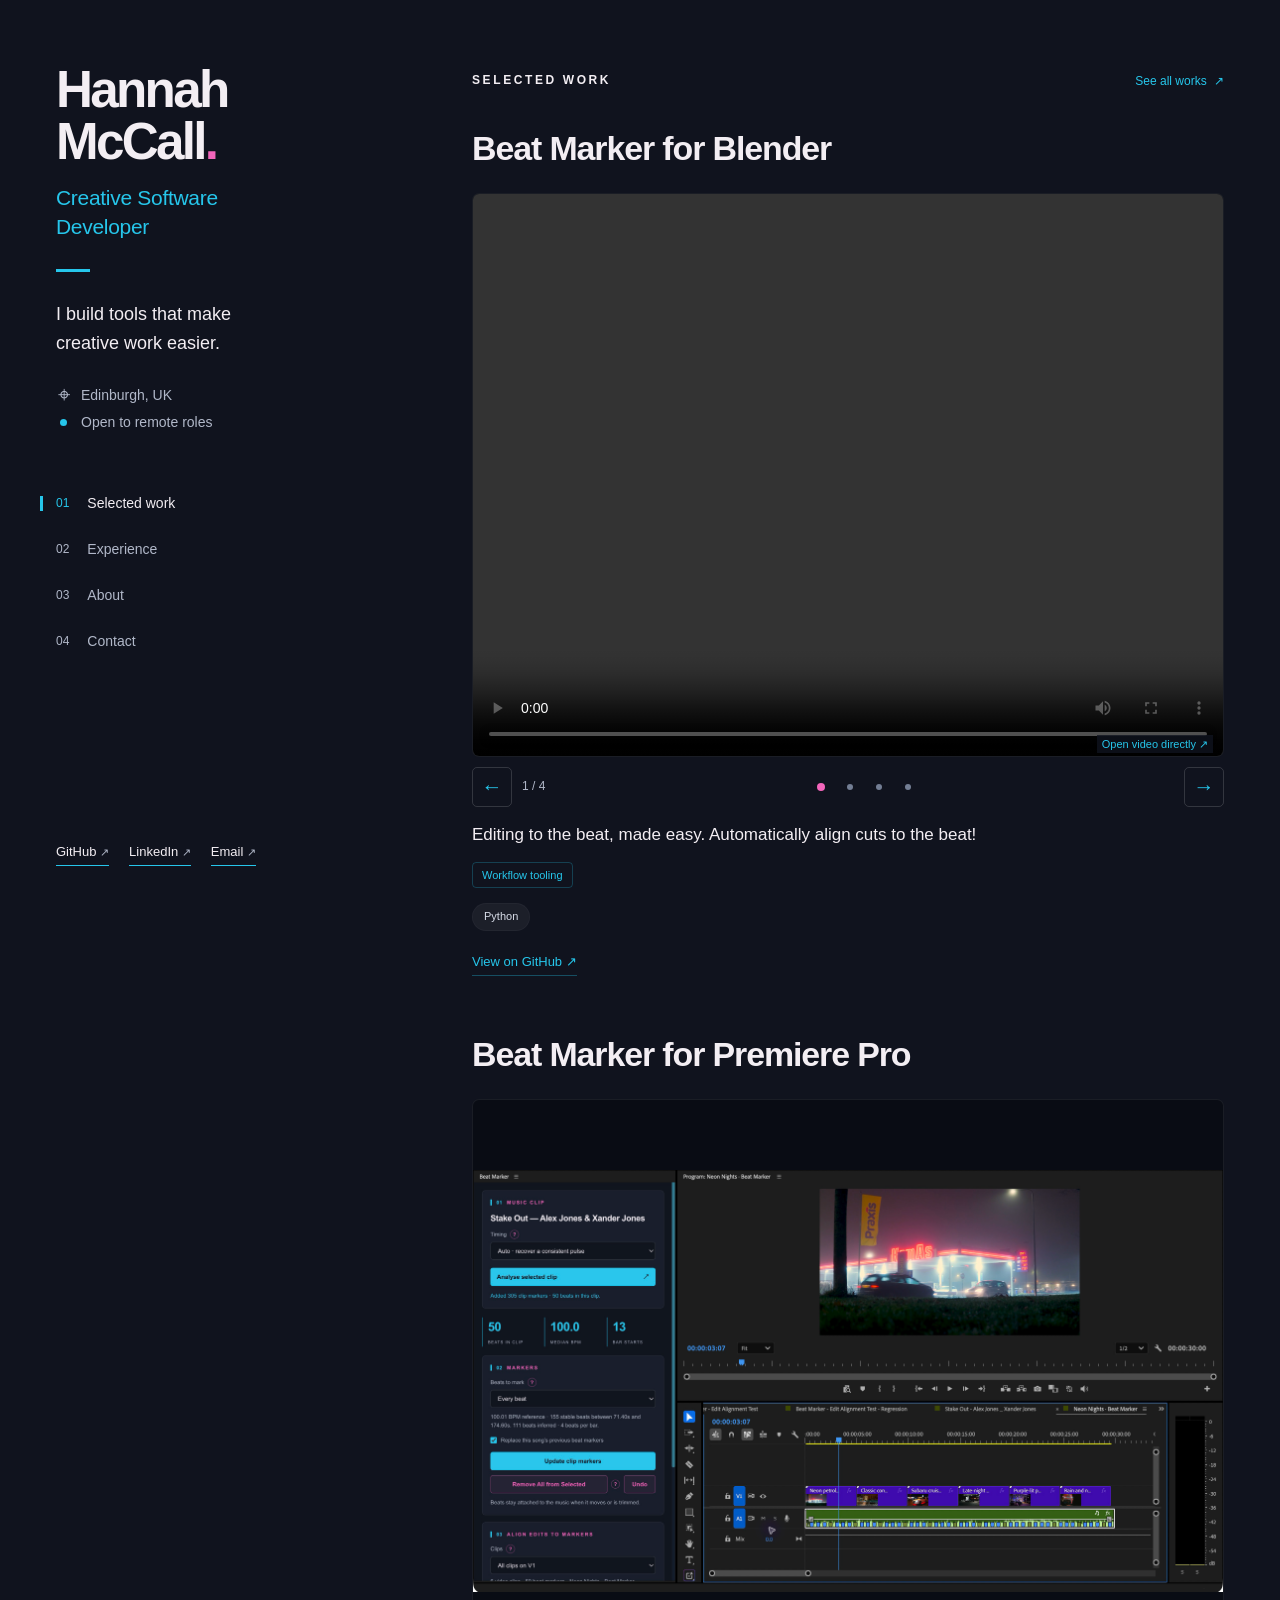
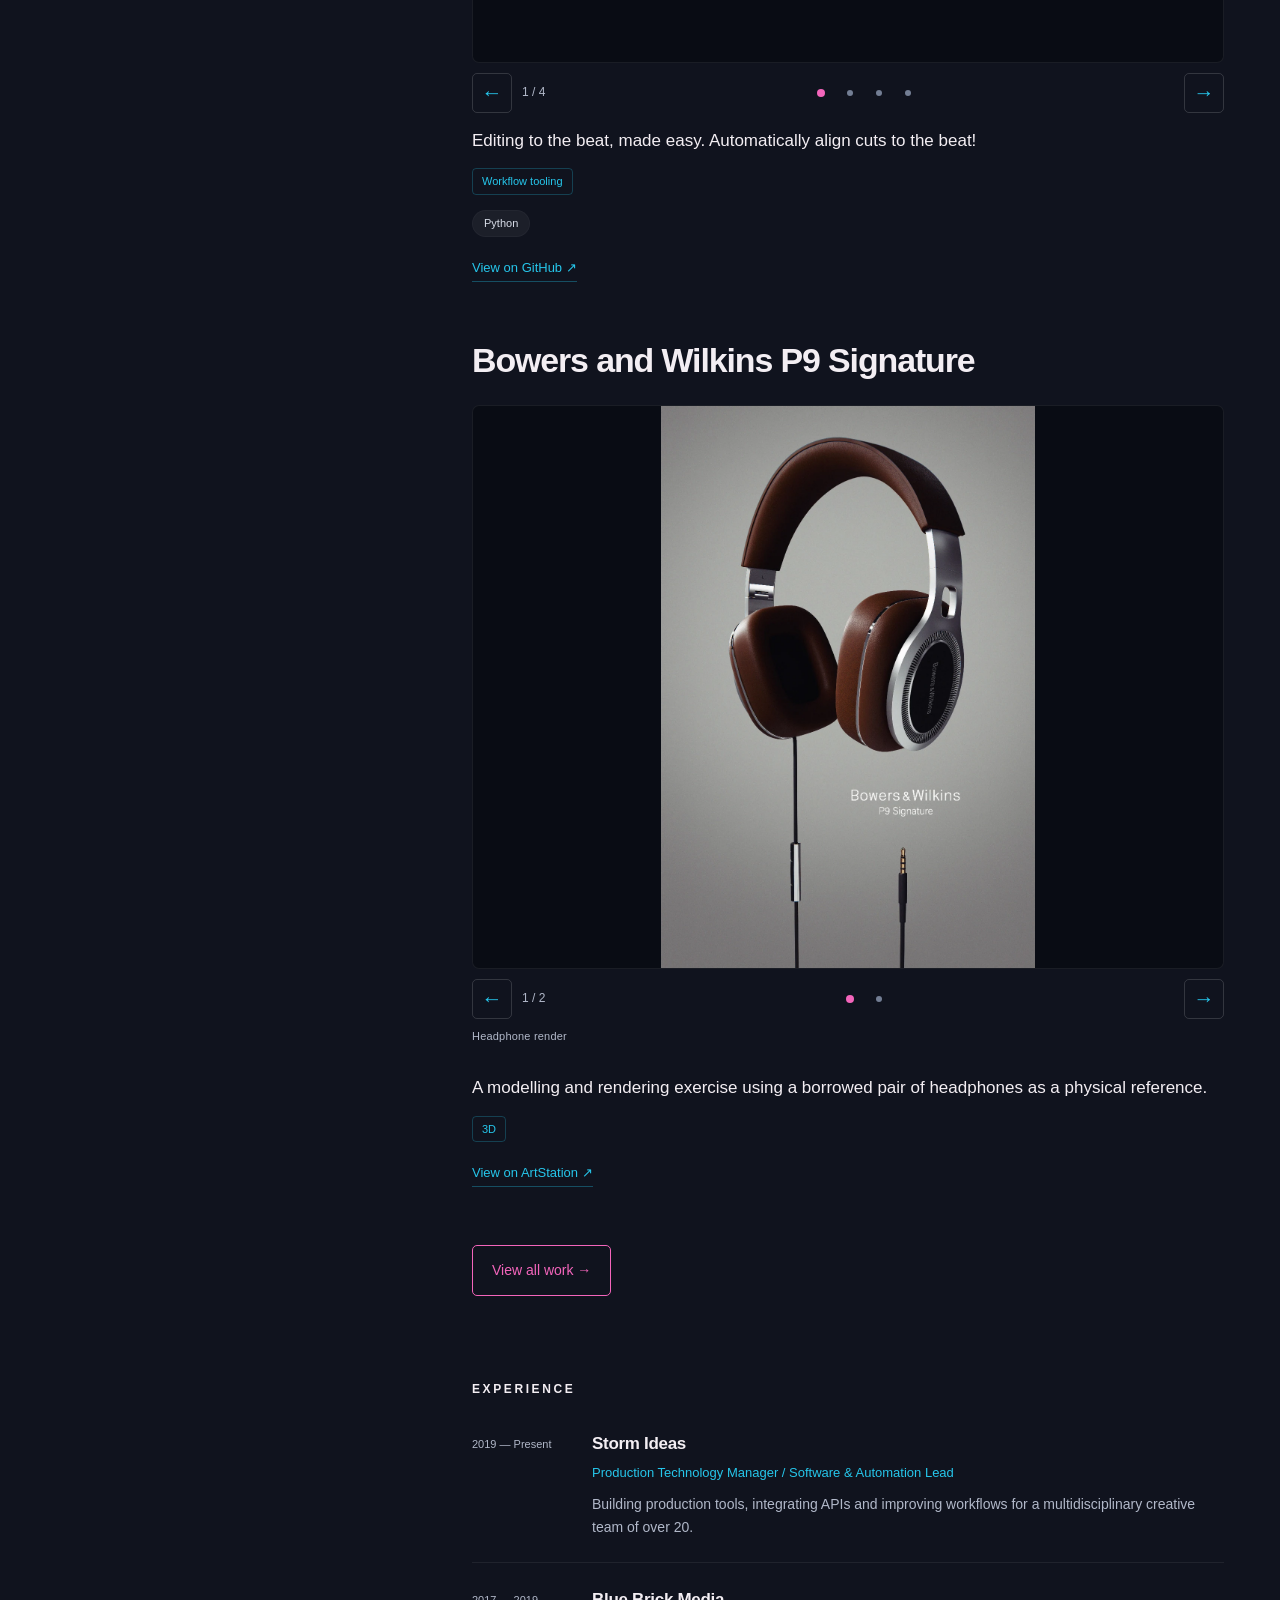
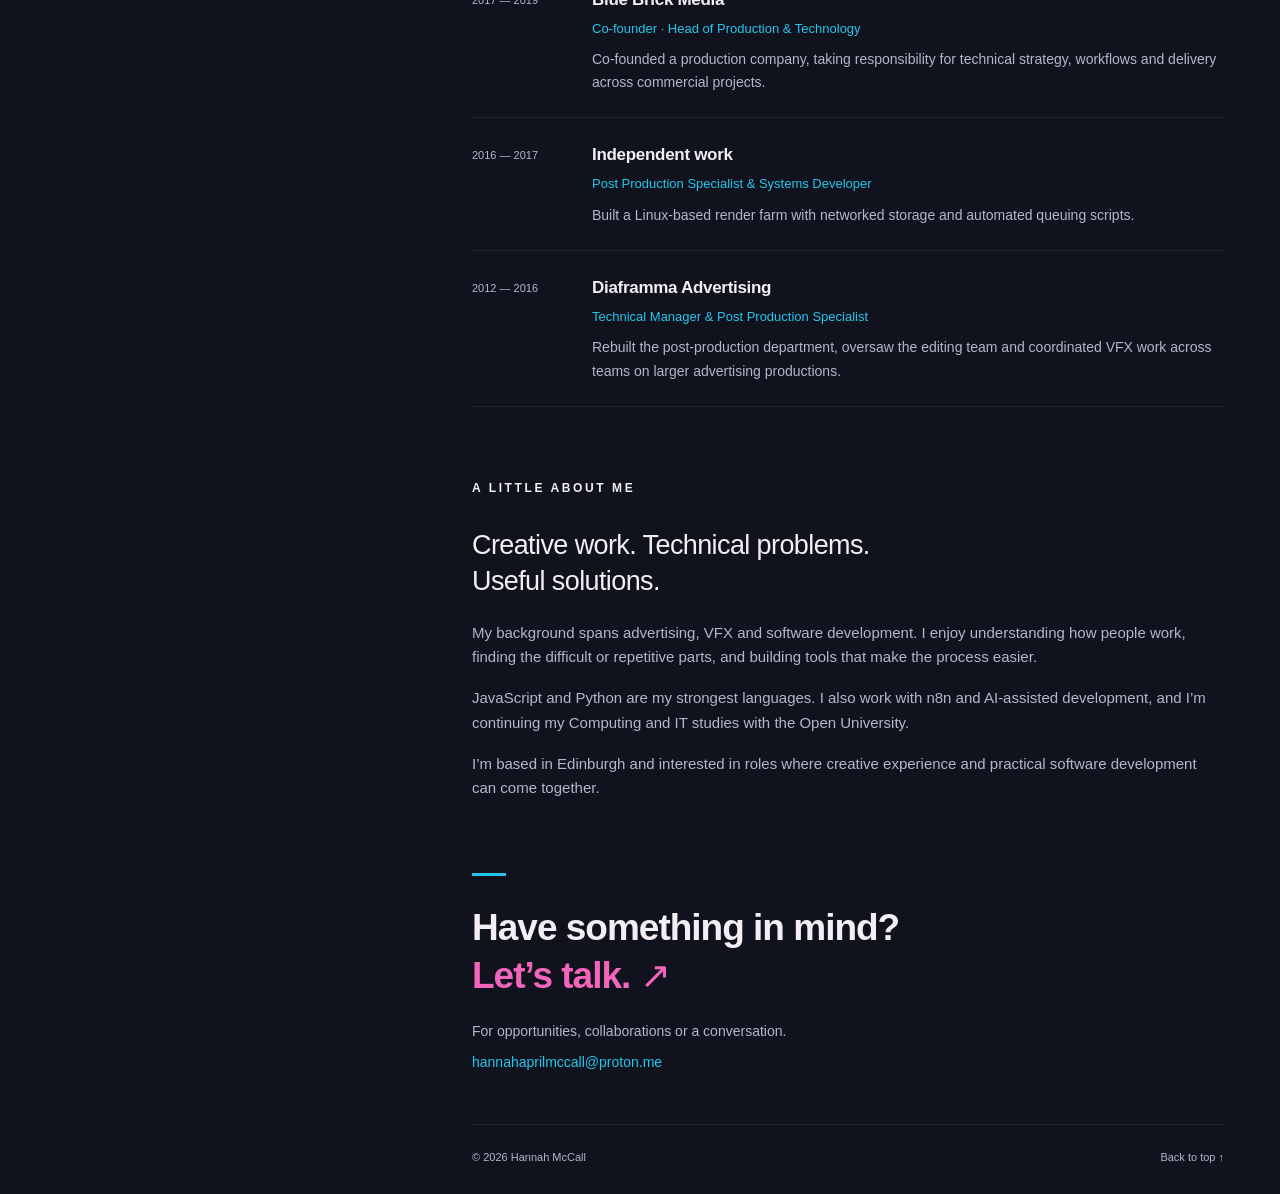
<file: public/index.html>
<!doctype html>
<html lang="en-GB">
<head>
  <meta charset="utf-8">
  <meta name="viewport" content="width=device-width, initial-scale=1">
  <meta name="theme-color" content="#10131e">
  <meta name="description" content="Hannah McCall is an Edinburgh-based creative software developer building production tools, automation and workflows for creative teams.">
  <title>Hannah McCall | Creative Software Developer</title>
  <link rel="icon" href="data:image/svg+xml,%3Csvg xmlns='http://www.w3.org/2000/svg' viewBox='0 0 64 64'%3E%3Crect width='64' height='64' rx='16' fill='%2310131e'/%3E%3Ctext x='12' y='46' font-size='42' font-family='sans-serif' fill='%2326c6eb'%3EH%3C/text%3E%3C/svg%3E">
  <link rel="stylesheet" href="styles.css">
  <script src="script.js" defer></script>
  <script src="projects.js" defer></script>
</head>
<body data-page="home">
<a class="skip-link" href="#main">Skip to content</a>
<div class="layout">
  <header class="sidebar">
    <div class="identity">
      <a class="name" href="#top" aria-label="Hannah McCall, back to top">Hannah <br>McCall<span class="name-dot">.</span></a>
      <p class="job-title">Creative Software<br>Developer</p>
      <span class="accent-rule" aria-hidden="true"></span>
      <p class="intro">I build tools that make<br class="desktop-break"> creative work easier.</p>
      <div class="location"><p><span aria-hidden="true">⌖</span> Edinburgh, UK</p><p><span class="availability" aria-hidden="true"></span> Open to remote roles</p></div>
    </div>
    <nav aria-label="Main navigation">
      <a class="nav-link active" href="#work" aria-current="location"><span>01</span> Selected work</a>
      <a class="nav-link" href="#experience"><span>02</span> Experience</a>
      <a class="nav-link" href="#about"><span>03</span> About</a>
      <a class="nav-link" href="#contact"><span>04</span> Contact</a>
    </nav>
    <div class="social-links" aria-label="Find me online">
      <a href="https://github.com/hannah-april-mccall">GitHub <span aria-hidden="true">↗</span></a>
      <a href="https://www.linkedin.com/in/hannahaprilmccall">LinkedIn <span aria-hidden="true">↗</span></a>
      <a href="mailto:hannahaprilmccall@proton.me">Email <span aria-hidden="true">↗</span></a>
    </div>
  </header>
<main id="main">
    <div id="top"></div>
    <section id="work" aria-labelledby="work-heading">
      <div class="work-section-header">
  <h1 class="eyebrow" id="work-heading">Selected work</h1>
  <a class="see-all-work" href="work.html">See all works <span aria-hidden="true">↗</span></a>
</div>
<div id="project-list" data-project-list="selected"><p class="load-status" role="status">Loading selected work…</p></div>
<noscript>Enable JavaScript to load the project collection.</noscript>
<a class="all-work-link" href="work.html">View all work →</a>
      
      
      
    </section>
    <section id="experience" class="section" aria-labelledby="experience-heading">
      <h2 class="eyebrow" id="experience-heading">Experience</h2>
      <article class="experience-row"><p class="dates">2019 — Present</p><div><h3>Storm Ideas</h3><p class="role">Production Technology Manager / Software &amp; Automation Lead</p><p>Building production tools, integrating APIs and improving workflows for a multidisciplinary creative team of over 20.</p></div></article>
      <article class="experience-row"><p class="dates">2017 — 2019</p><div><h3>Blue Brick Media</h3><p class="role">Co-founder · Head of Production &amp; Technology</p><p>Co-founded a production company, taking responsibility for technical strategy, workflows and delivery across commercial projects.</p></div></article>
      <article class="experience-row"><p class="dates">2016 — 2017</p><div><h3>Independent work</h3><p class="role">Post Production Specialist &amp; Systems Developer</p><p>Built a Linux-based render farm with networked storage and automated queuing scripts.</p></div></article>
      <article class="experience-row"><p class="dates">2012 — 2016</p><div><h3>Diaframma Advertising</h3><p class="role">Technical Manager &amp; Post Production Specialist</p><p>Rebuilt the post-production department, oversaw the editing team and coordinated VFX work across teams on larger advertising productions.</p></div></article>
    </section>
    <section id="about" class="section about" aria-labelledby="about-heading"><h2 class="eyebrow" id="about-heading">A little about me</h2><p class="about-lead">Creative work. Technical problems.<br>Useful solutions.</p><p>My background spans advertising, VFX and software development. I enjoy understanding how people work, finding the difficult or repetitive parts, and building tools that make the process easier.</p><p>JavaScript and Python are my strongest languages. I also work with n8n and AI-assisted development, and I’m continuing my Computing and IT studies with the Open University.</p><p>I’m based in Edinburgh and interested in roles where creative experience and practical software development can come together.</p></section>
    <section id="contact" class="section contact" aria-labelledby="contact-heading"><span class="accent-rule" aria-hidden="true"></span><h2 id="contact-heading">Have something in mind?<br><a href="mailto:hannahaprilmccall@proton.me">Let’s talk. <span aria-hidden="true">↗</span></a></h2><p>For opportunities, collaborations or a conversation.</p><a class="email-address" href="mailto:hannahaprilmccall@proton.me">hannahaprilmccall@proton.me</a></section>
    <footer><p>© <span id="year">2026</span> Hannah McCall</p><a href="#top">Back to top ↑</a></footer>
  </main>
</div>
</body>
</html>
</file>
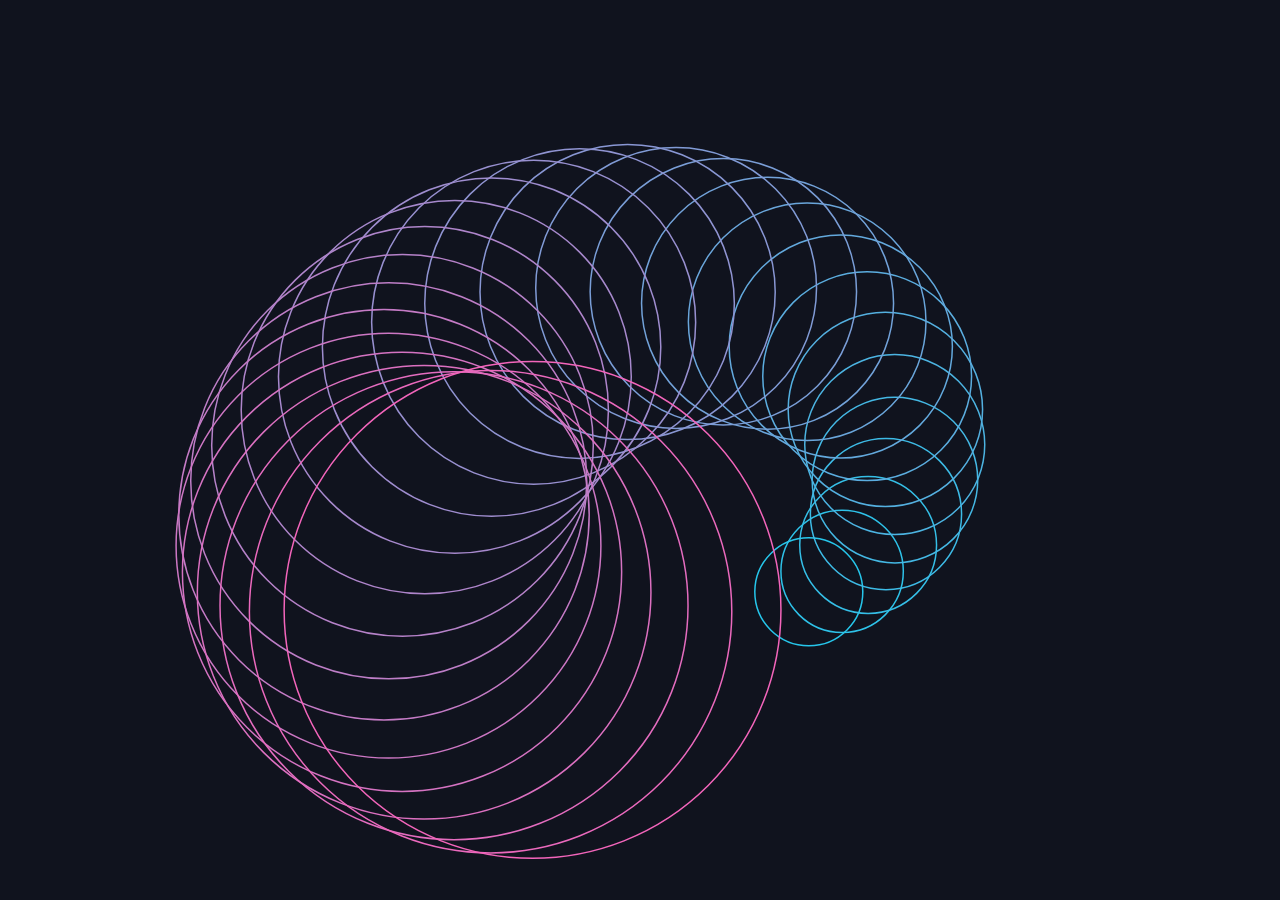
<file: public/sketches/demo/index.html>
<!doctype html>
<html lang="en"><head><meta charset="utf-8"><meta name="viewport" content="width=device-width, initial-scale=1"><title>Interactive p5.js demo</title>
<style>html,body{margin:0;overflow:hidden;background:#10131e}canvas{display:block}</style>
<script src="p5.min.js"></script><script src="sketch.js" defer></script></head><body></body></html>
</file>
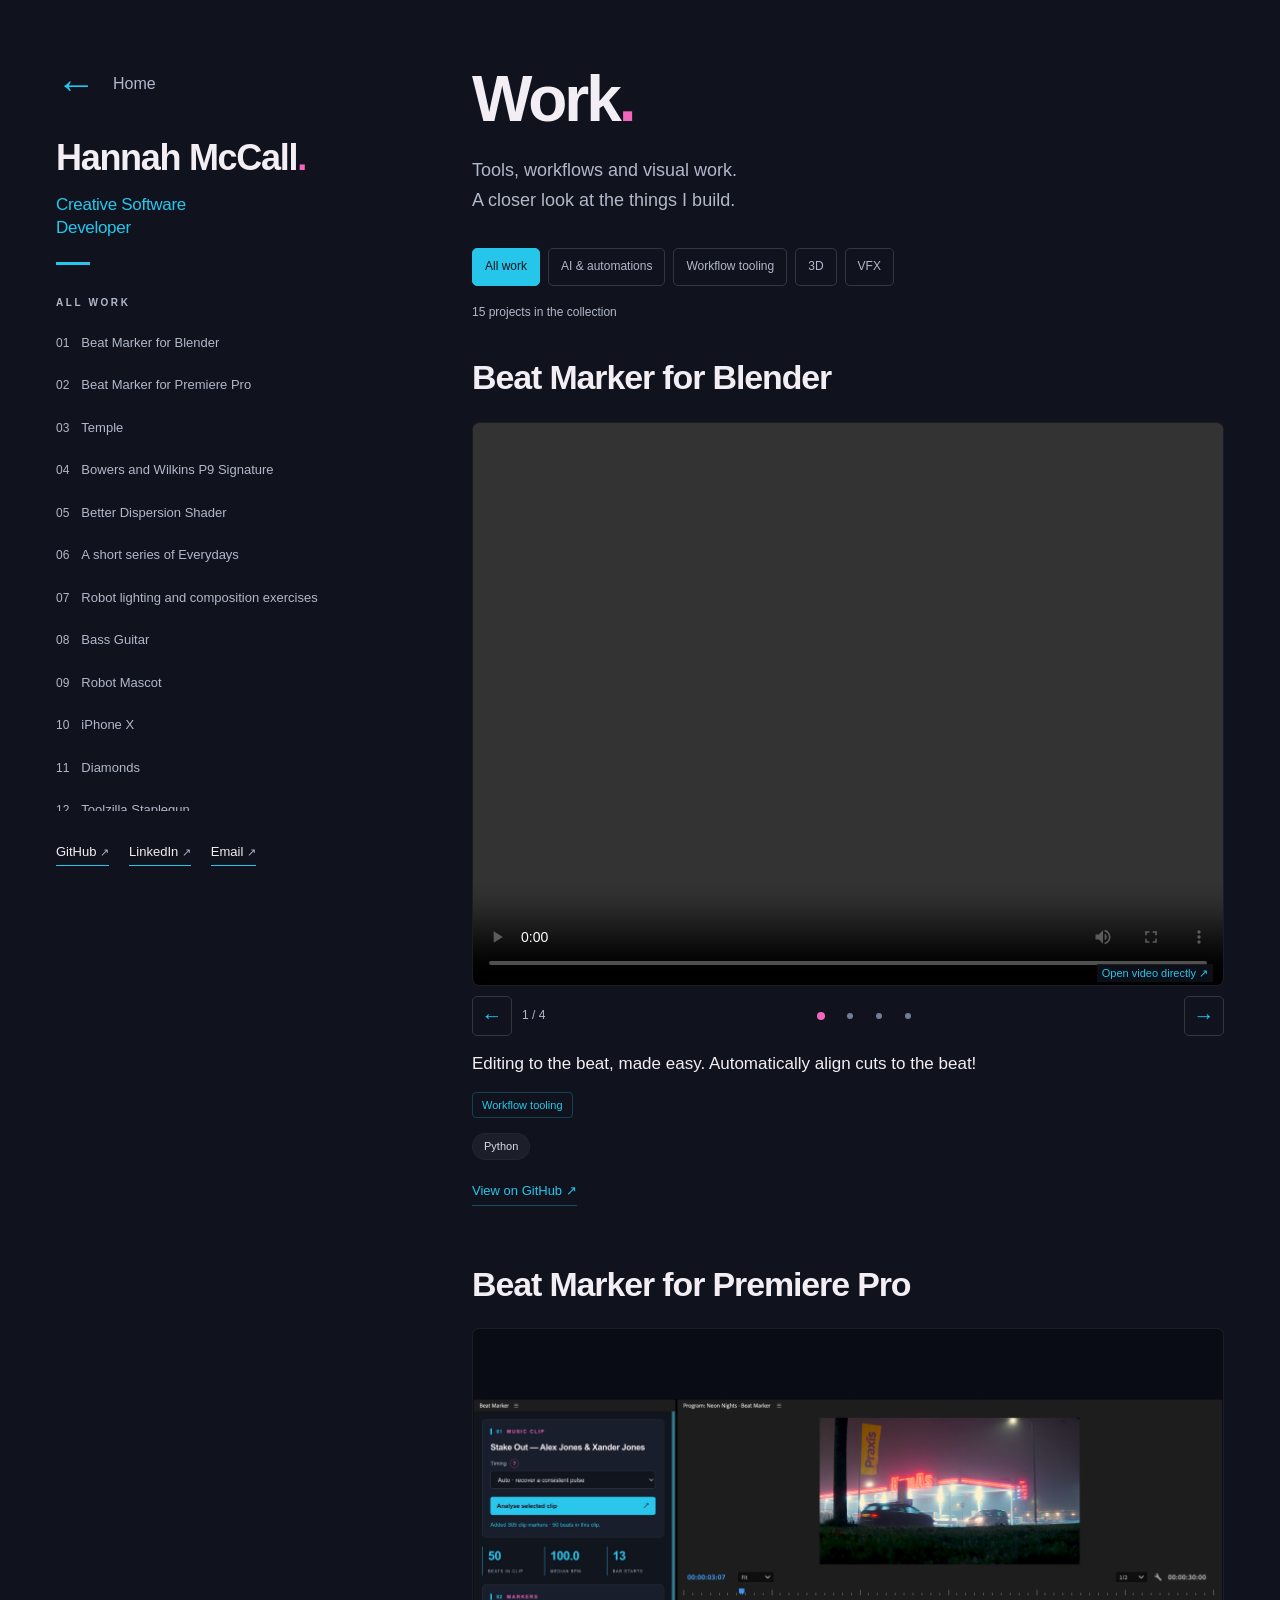
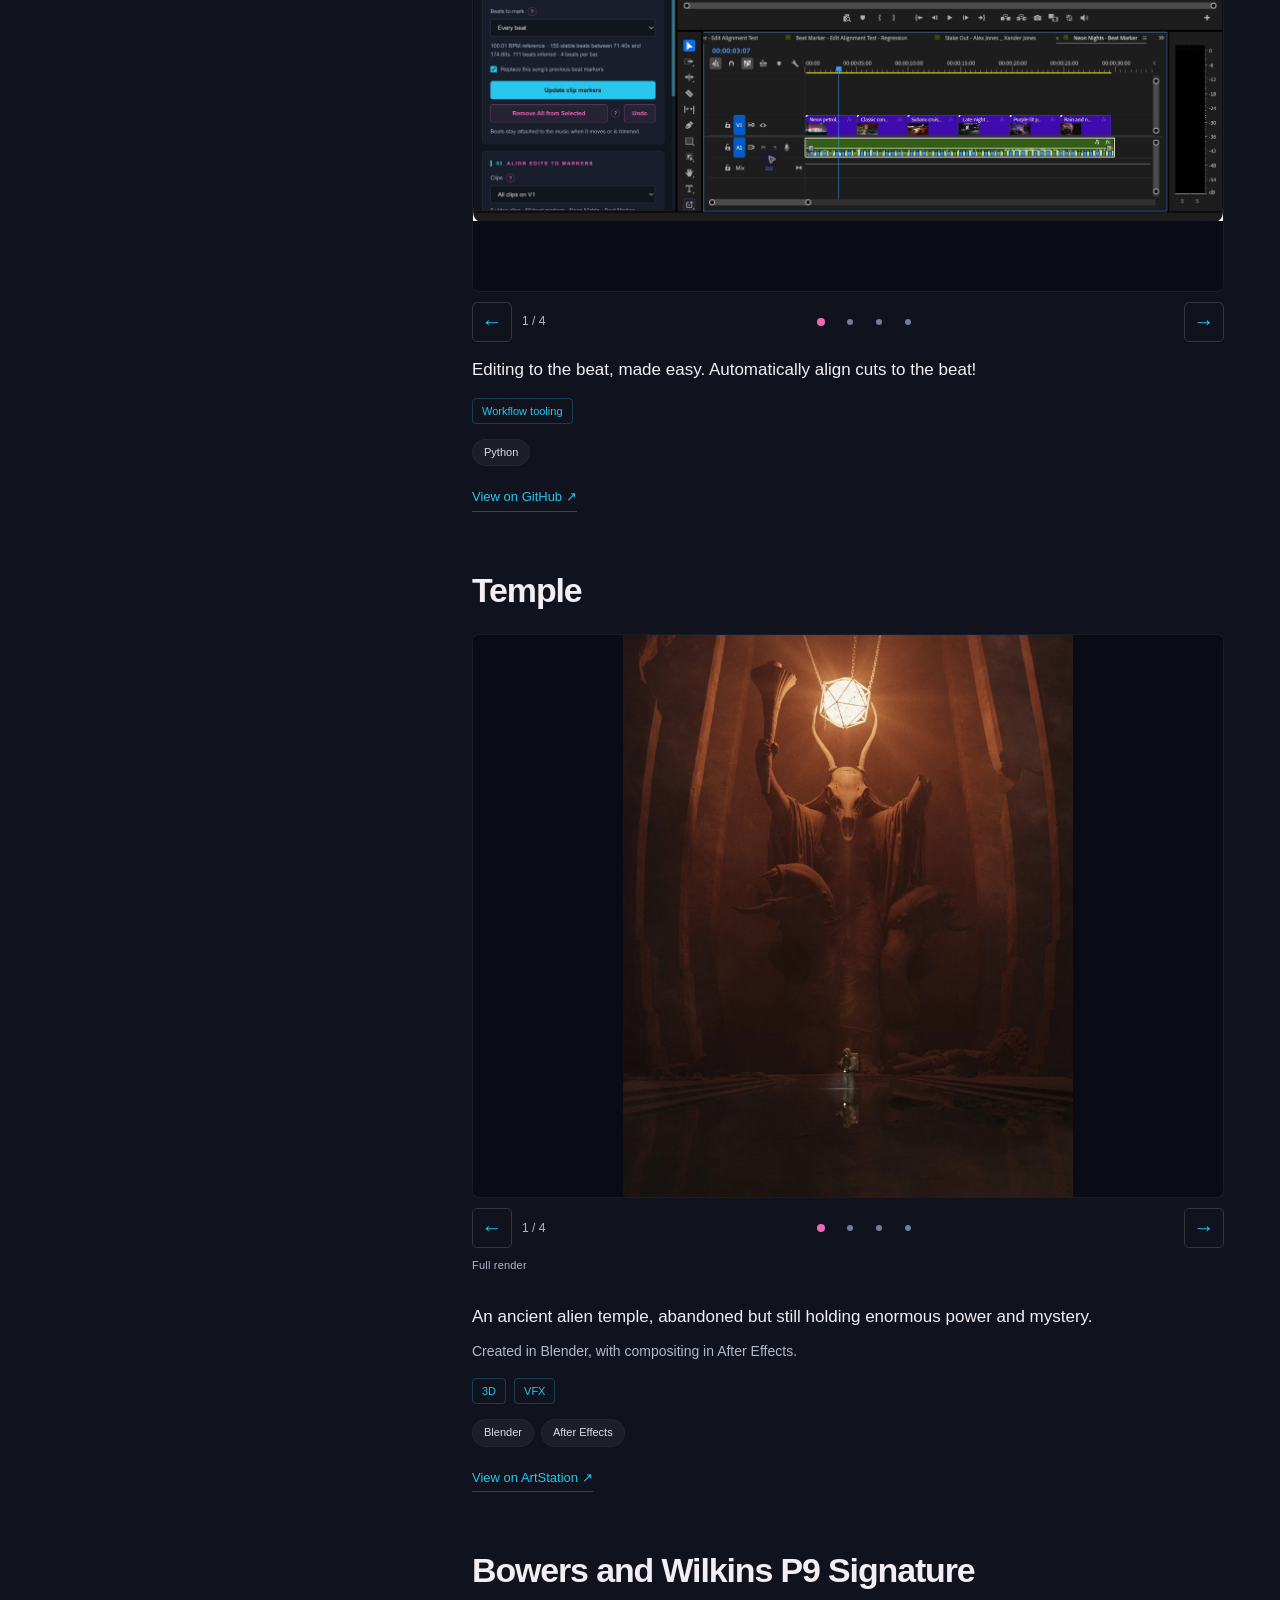
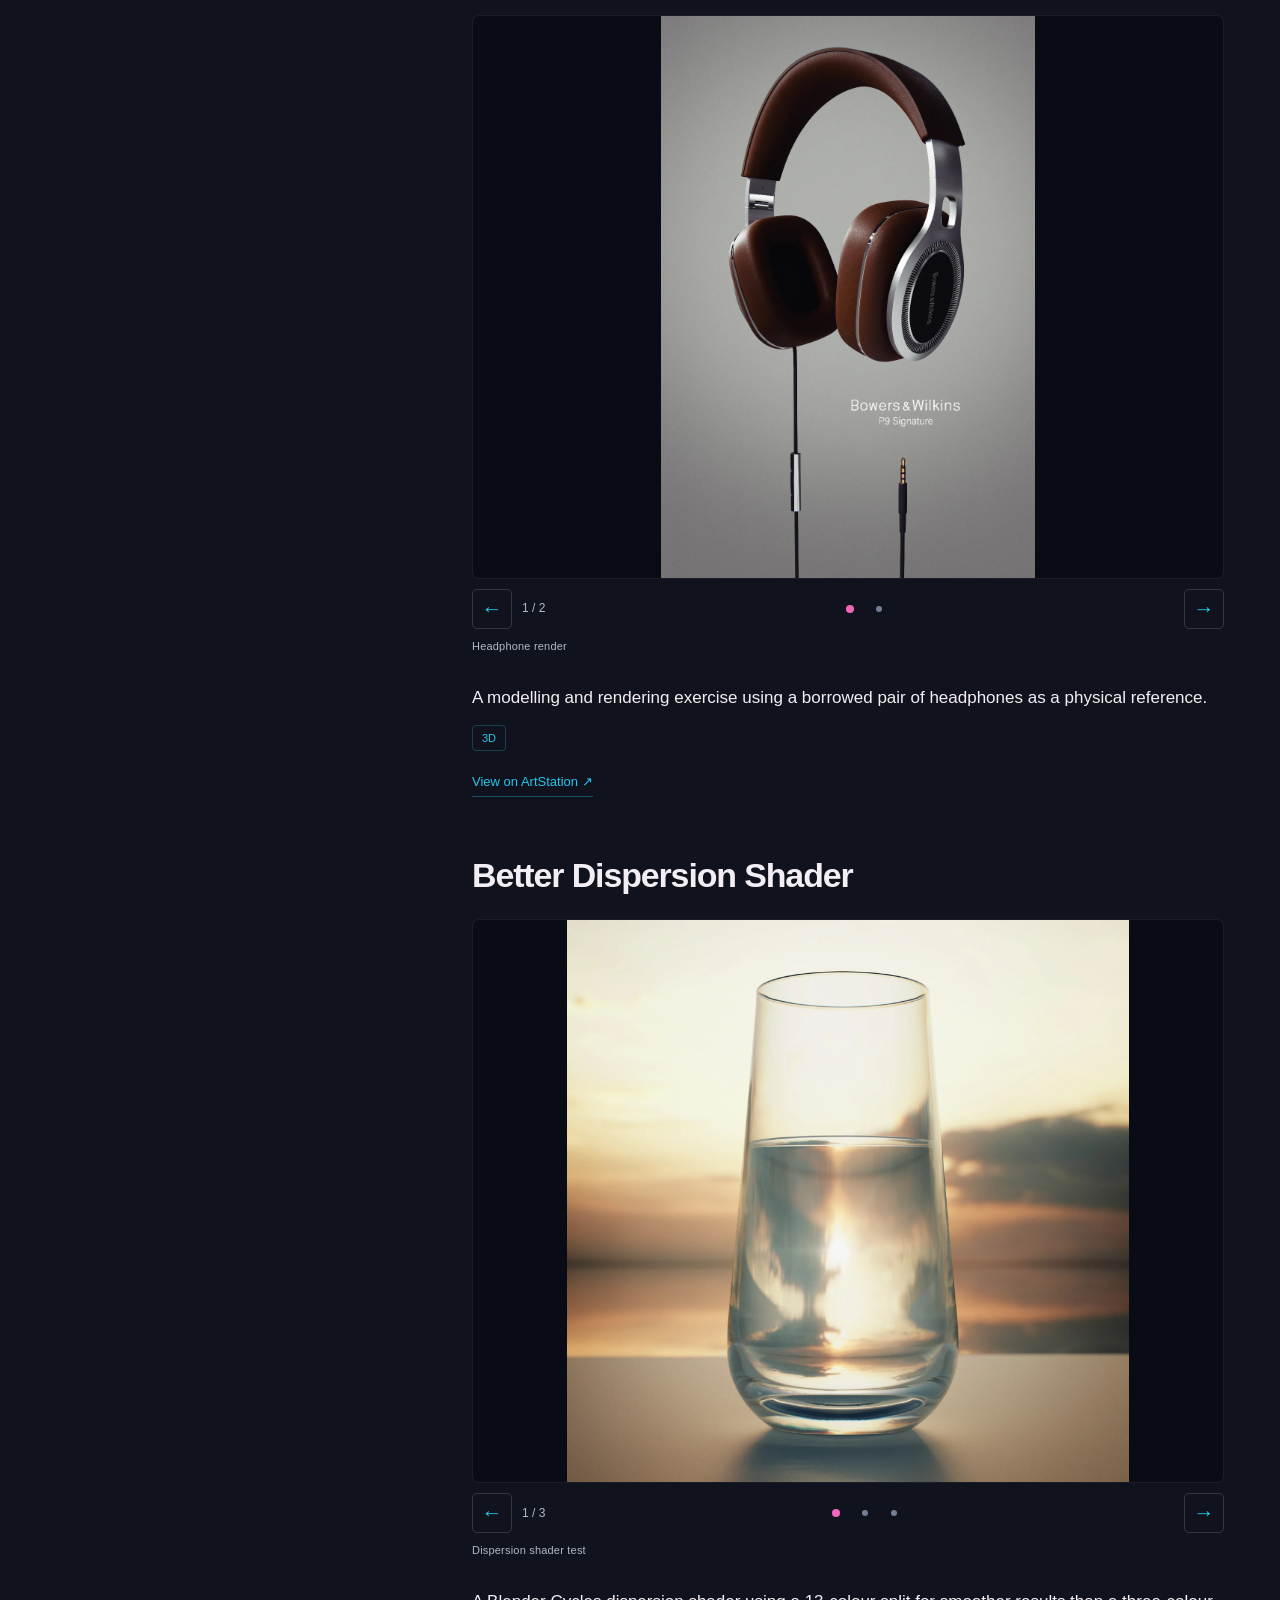
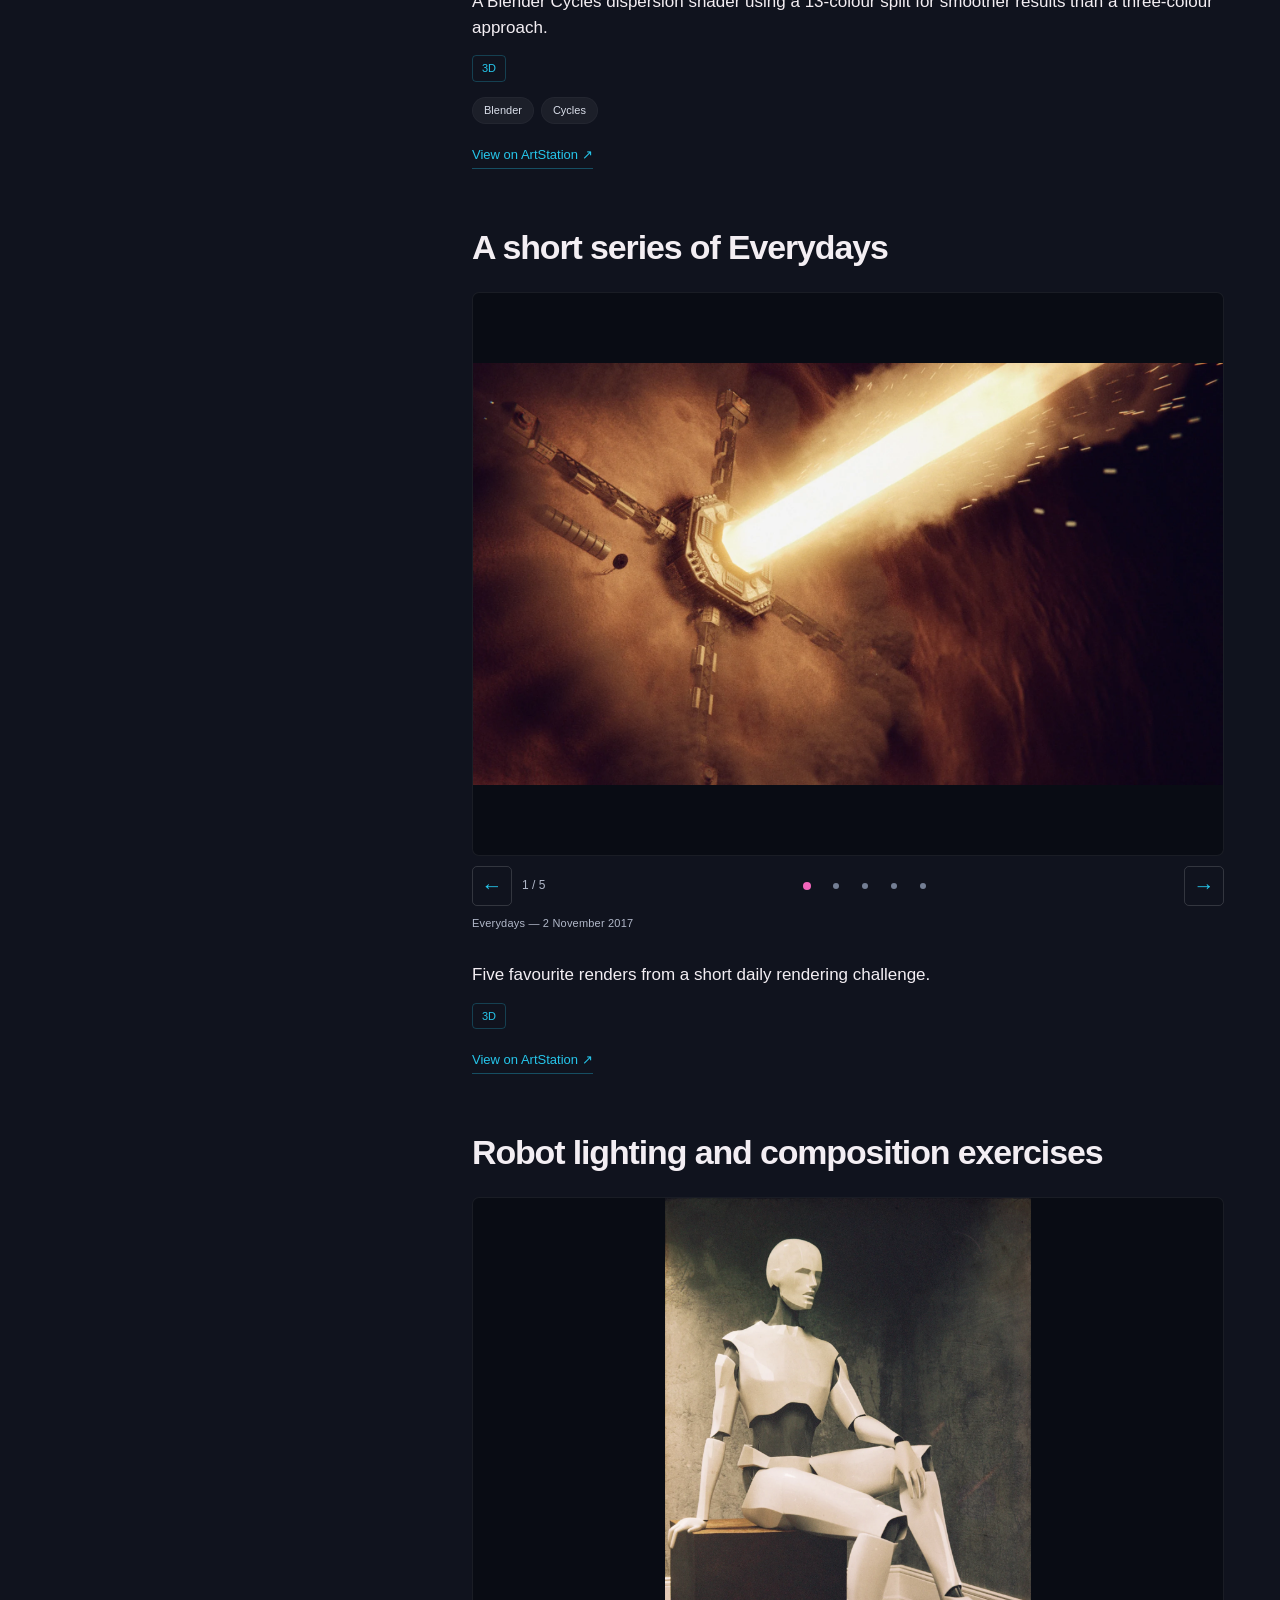
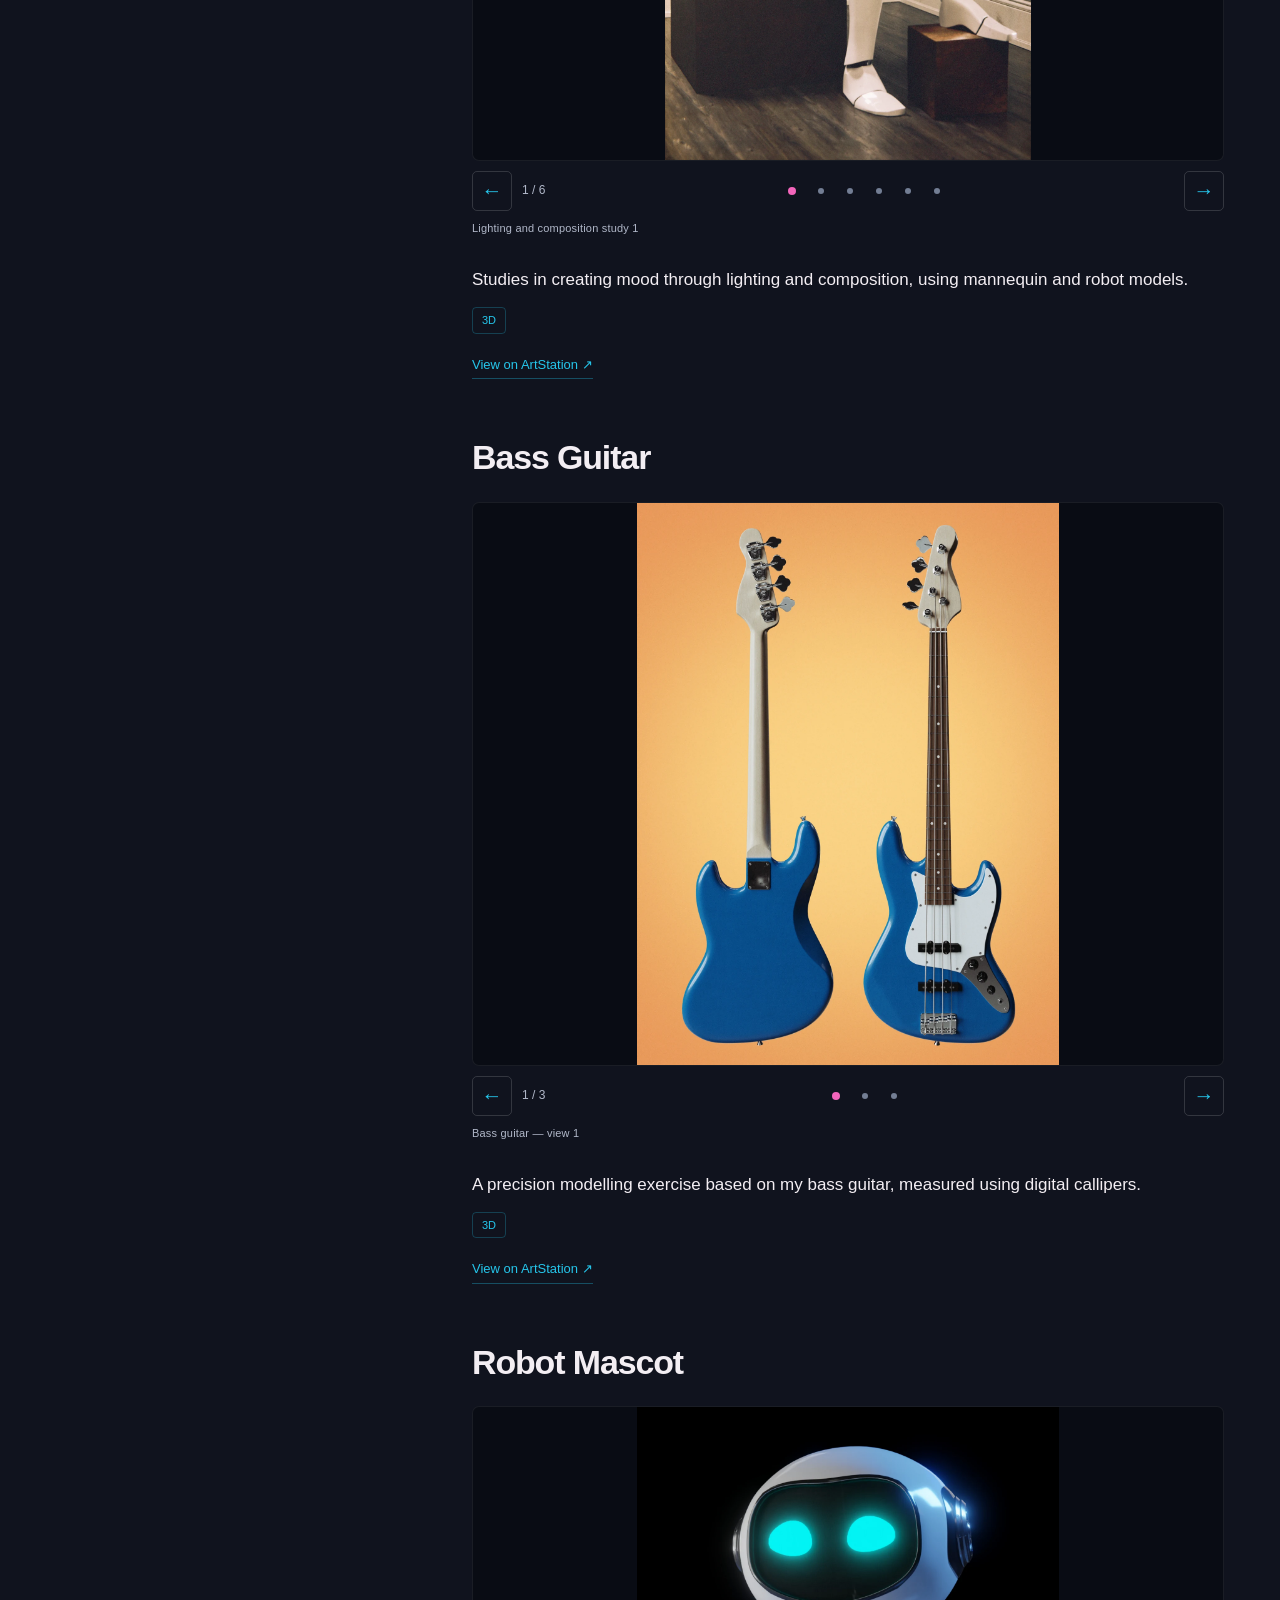
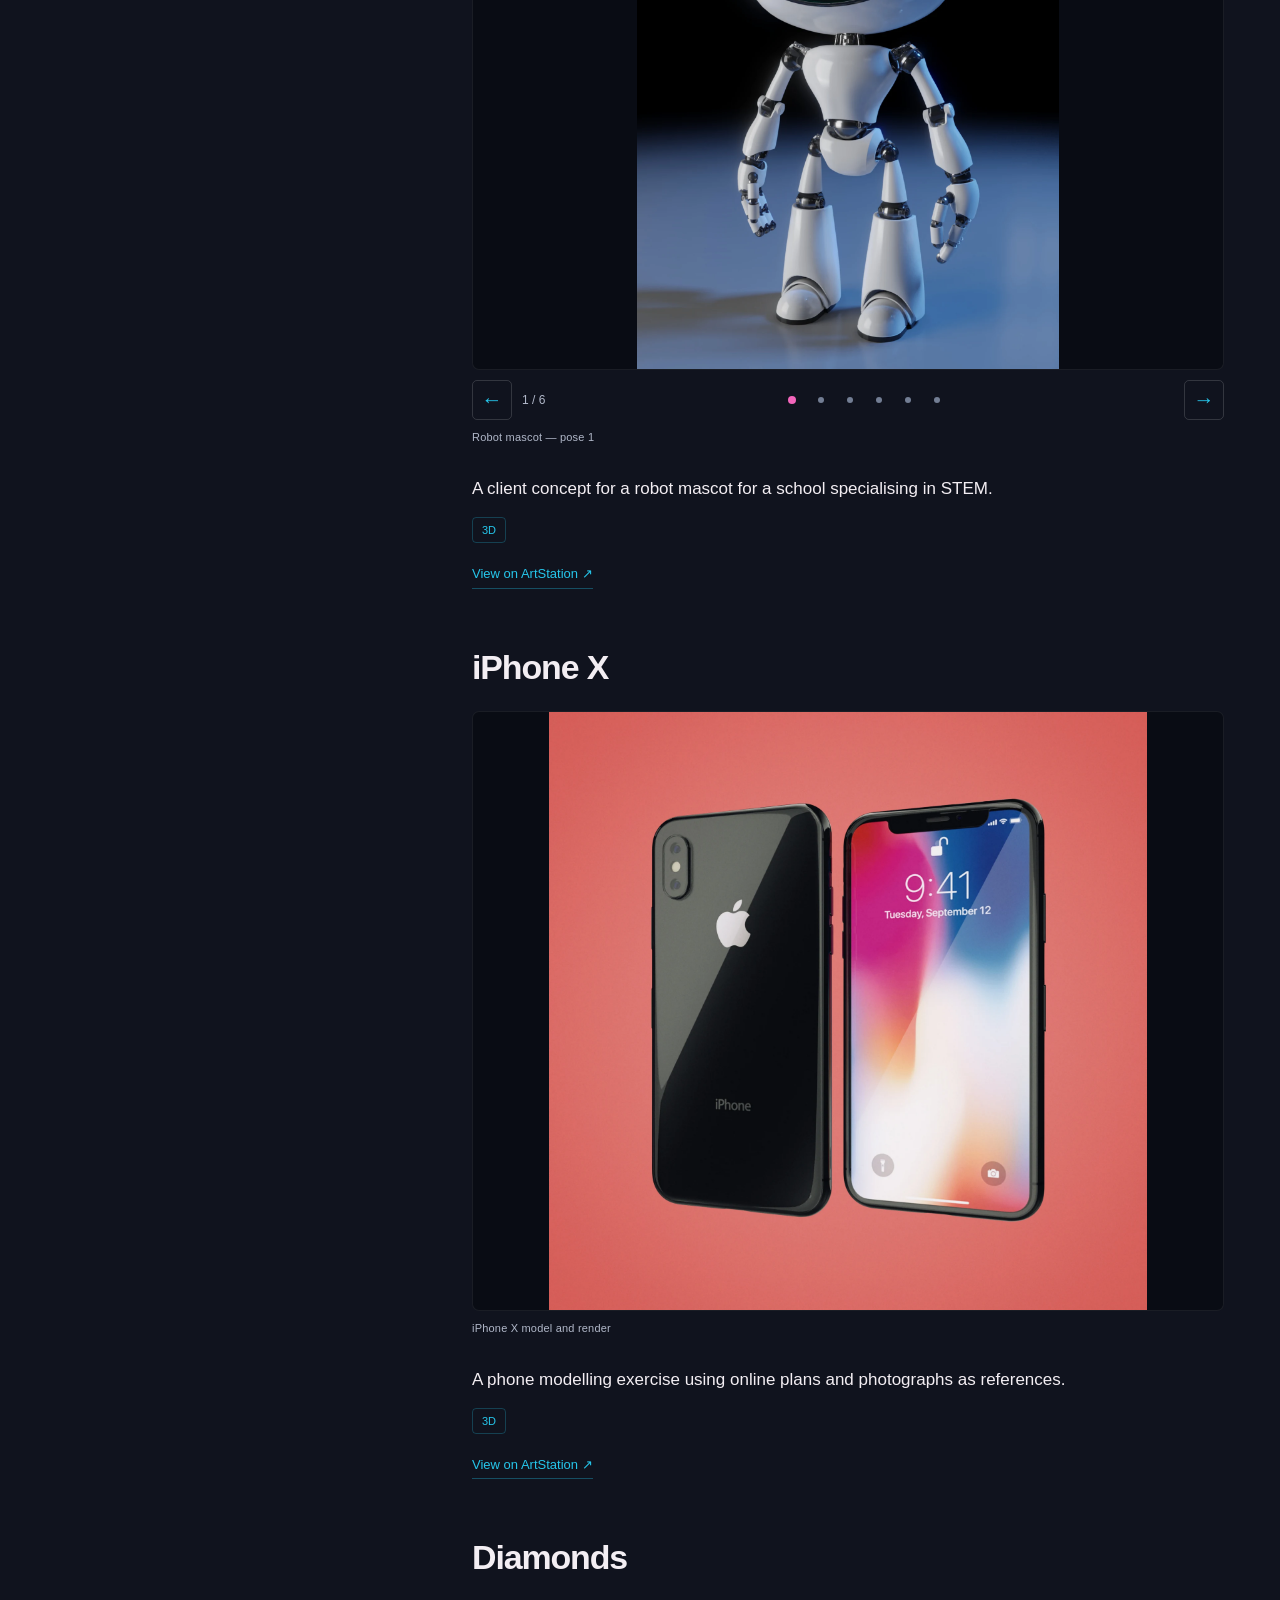
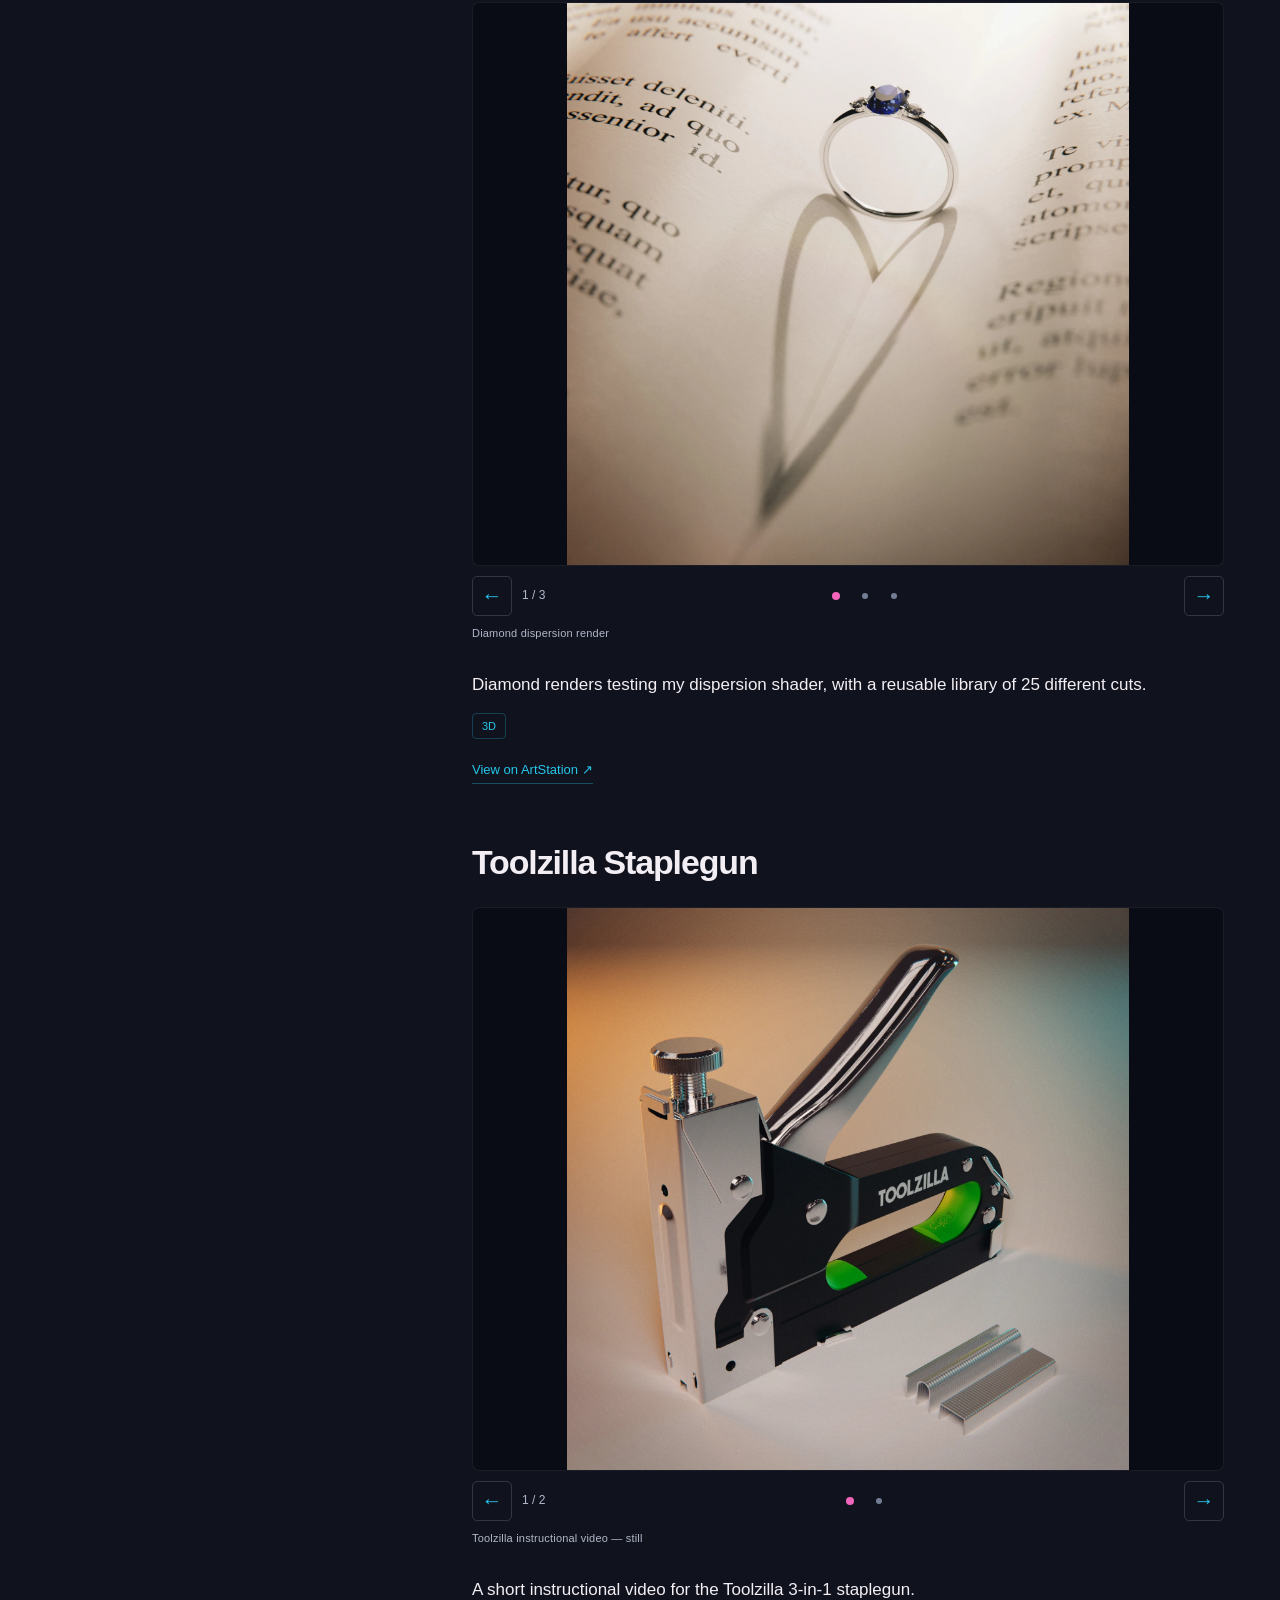
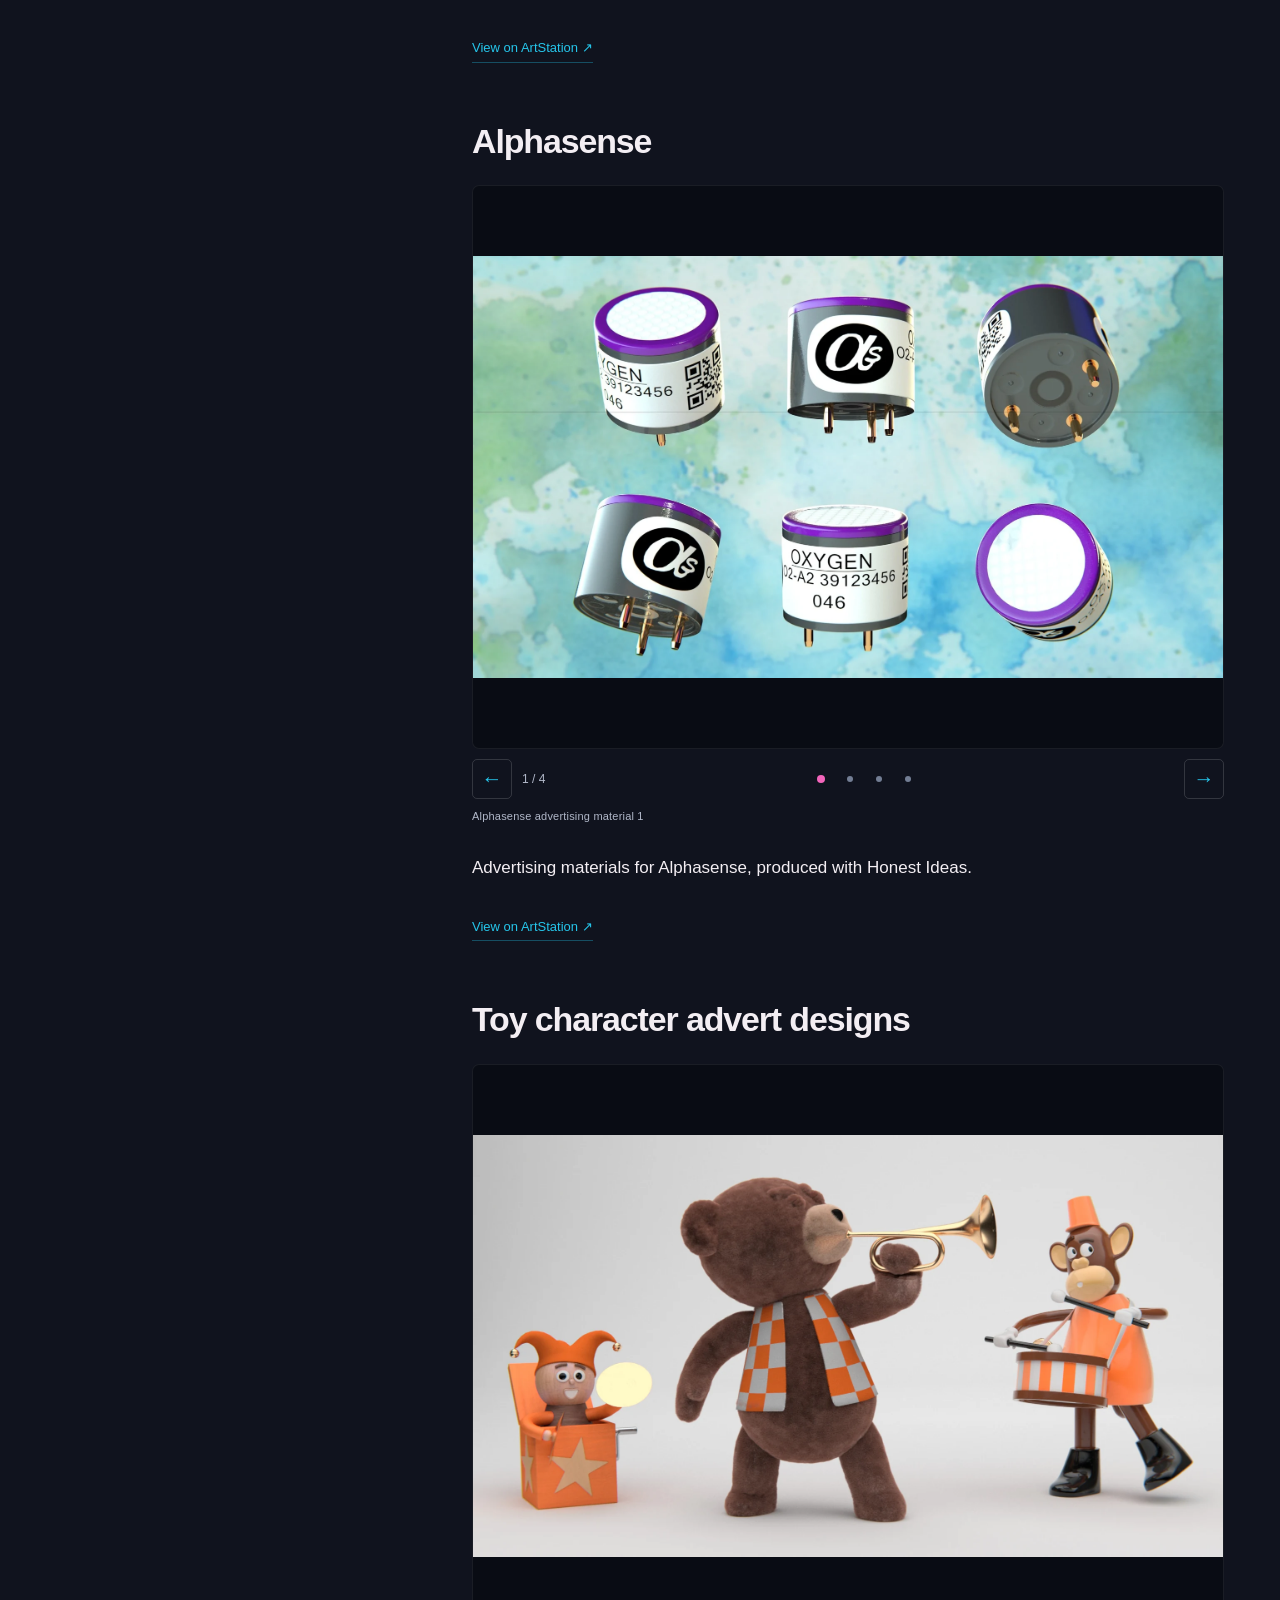
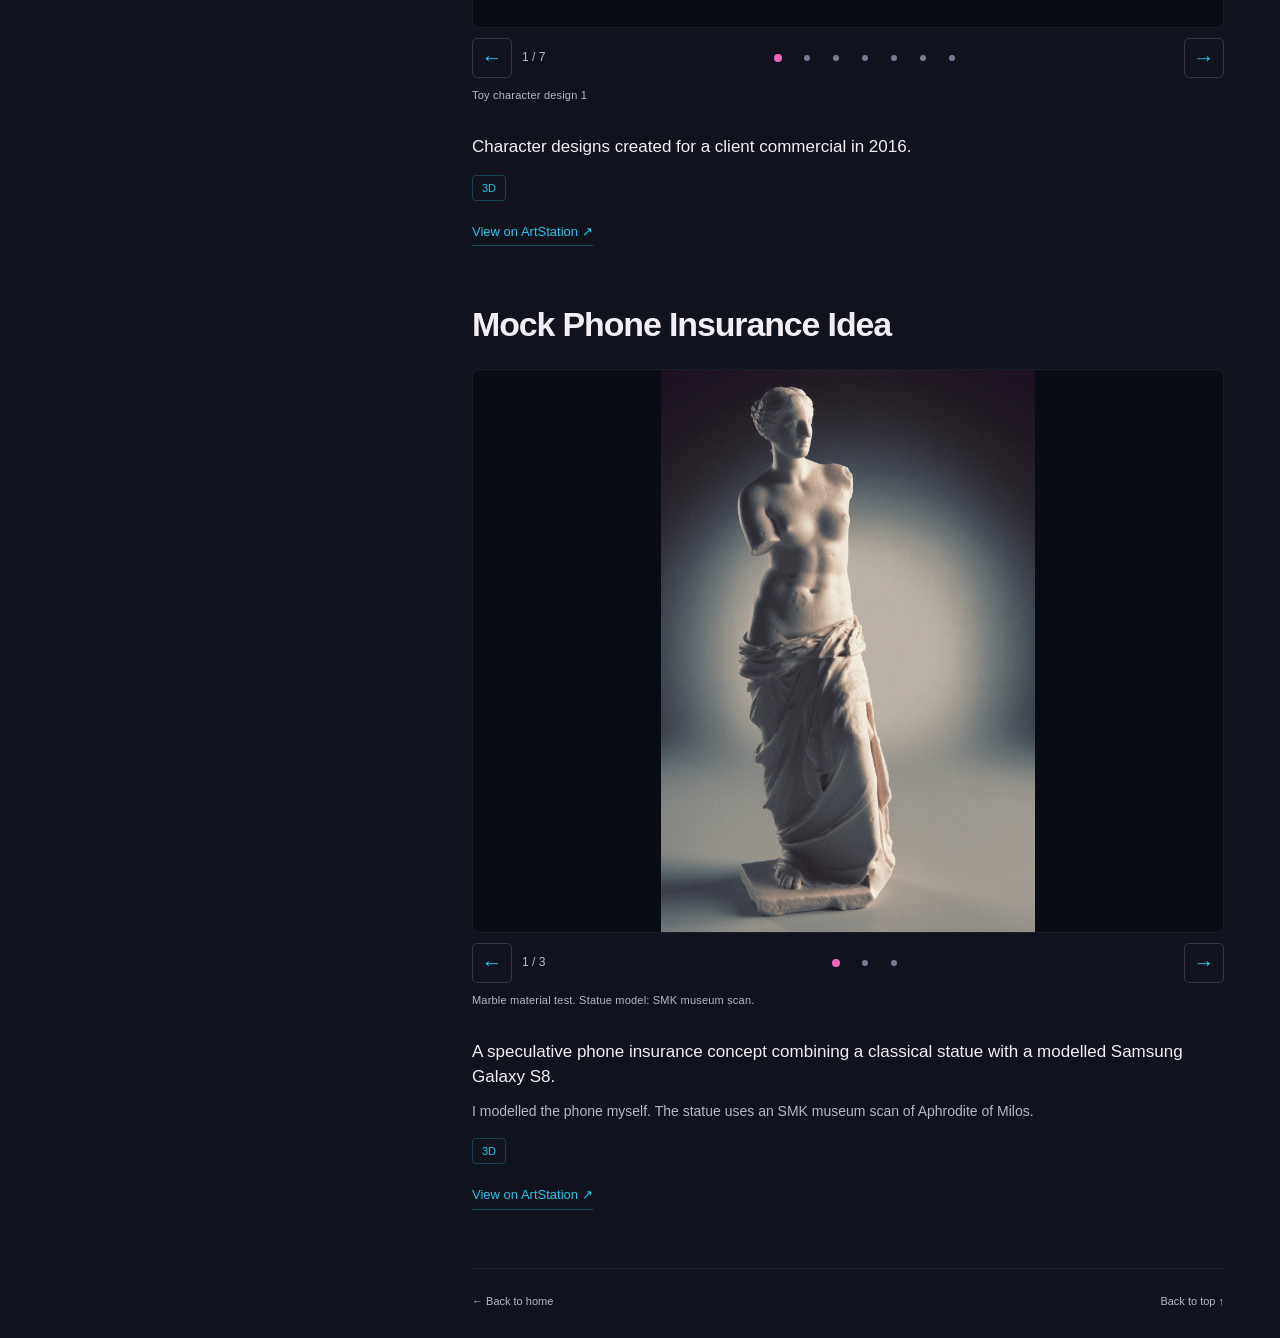
<file: public/work.html>
<!doctype html>
<html lang="en-GB">
<head>
  <meta charset="utf-8">
  <meta name="viewport" content="width=device-width, initial-scale=1">
  <meta name="theme-color" content="#10131e">
  <meta name="description" content="Hannah McCall is an Edinburgh-based creative software developer building production tools, automation and workflows for creative teams.">
  <title>Work | Hannah McCall</title>
  <link rel="icon" href="data:image/svg+xml,%3Csvg xmlns='http://www.w3.org/2000/svg' viewBox='0 0 64 64'%3E%3Crect width='64' height='64' rx='16' fill='%2310131e'/%3E%3Ctext x='12' y='46' font-size='42' font-family='sans-serif' fill='%2326c6eb'%3EH%3C/text%3E%3C/svg%3E">
  <link rel="stylesheet" href="styles.css">
  <script src="script.js" defer></script>
  <script src="projects.js" defer></script>
</head>
<body data-page="work">
<a class="skip-link" href="#main">Skip to content</a>
<div class="layout">
  <header class="sidebar work-sidebar"><a class="back-home" href="index.html"><span aria-hidden="true">←</span> Home</a>
    <div class="identity">
      <a class="name" href="index.html" aria-label="Hannah McCall homepage">Hannah <br>McCall<span class="name-dot">.</span></a>
      <p class="job-title">Creative Software<br>Developer</p>
      <span class="accent-rule" aria-hidden="true"></span>
      
      
    </div>
    <p class="eyebrow nav-caption">In this collection</p><nav id="project-navigation" aria-label="Projects in this collection"></nav>
    <div class="social-links" aria-label="Find me online">
      <a href="https://github.com/hannah-april-mccall">GitHub <span aria-hidden="true">↗</span></a>
      <a href="https://www.linkedin.com/in/hannahaprilmccall">LinkedIn <span aria-hidden="true">↗</span></a>
      <a href="mailto:hannahaprilmccall@proton.me">Email <span aria-hidden="true">↗</span></a>
    </div>
  </header>
  <main id="main"><div id="top"></div>
<header class="work-intro"><h1>Work<span class="name-dot">.</span></h1><p>Tools, workflows and visual work.<br>A closer look at the things I build.</p></header>
<div class="filters" role="group" aria-label="Filter work by category">
<button type="button" data-filter="all" aria-pressed="true">All work</button>
<button type="button" data-filter="ai-automations" aria-pressed="false">AI &amp; automations</button>
<button type="button" data-filter="workflow-tooling" aria-pressed="false">Workflow tooling</button>
<button type="button" data-filter="3d" aria-pressed="false">3D</button>
<button type="button" data-filter="vfx" aria-pressed="false">VFX</button>
</div>
<p id="filter-status" class="filter-status" role="status" aria-live="polite"></p>
<div class="mobile-project-jump"><label for="project-jump">Jump to project</label><select id="project-jump"><option value="">Choose a project…</option></select></div>
<section aria-label="Project collection"><div id="project-list" data-project-list="all"><p class="load-status" role="status">Loading work…</p></div><noscript>Enable JavaScript to load and filter the project collection.</noscript></section>
<footer><a href="index.html">← Back to home</a><a href="#top">Back to top ↑</a></footer></main>
</div>
</body>
</html>
</file>
<file: public/styles.css>
/* Change these variables to experiment with the colour scheme. */
:root {
  color-scheme:dark;
  --bg:#10131e;
  --surface:#191e2c;
  --text:#f3eef3;
  --muted:#b1b8c9;
  --cyan:#26c6eb;
  --magenta:#f365bb;
  --line:#ffffff12;
  --width:1300px
}

* {
  box-sizing:border-box
}

html {
  scroll-behavior:smooth;
  scroll-padding-top:35px
}

body {
  margin:0;
  background:var(--bg);
  color:var(--text);
  font-family:Inter,"Segoe UI",Arial,sans-serif;
  font-size:16px;
  line-height:1.65;
  -webkit-font-smoothing:antialiased
}

::selection {
  background:#26c6eb40;
  color:#fff
}

a {
  color:inherit;
  text-decoration:none
}

button,a,summary {
  -webkit-tap-highlight-color:transparent
}

a:focus-visible,summary:focus-visible {
  outline:2px solid var(--cyan);
  outline-offset:6px;
  border-radius:3px
}

a:hover {
  color:var(--cyan)
}

p,h1,h2,h3,figure {
  margin:0
}

p+p {
  margin-top:16px
}

.skip-link {
  position:fixed;
  z-index:20;
  top:12px;
  left:12px;
  background:var(--cyan);
  color:#10131e;
  padding:10px 18px;
  transform:translateY(-180%)
}

.skip-link:focus {
  transform:translateY(0)
}

.layout {
  max-width:var(--width);
  margin:auto;
  display:grid;
  grid-template-columns:340px minmax(0,1fr);
  gap:76px;
  padding:0 56px
}

.sidebar {
  position:sticky;
  top:0;
  align-self:start;
  height:100svh;
  min-height:650px;
  padding:64px 0 34px;
  display:flex;
  flex-direction:column;
  border-right:0;
  padding-right:42px
}

.name {
  display:inline-block;
  font-size:clamp(40px,4vw,56px);
  font-weight:720;
  letter-spacing:-2.7px;
  line-height:1.02
}

.name-dot {
  color:var(--magenta)
}

.job-title {
  color:var(--cyan);
  font-size:21px;
  line-height:1.35;
  margin-top:16px;
  letter-spacing:-.3px
}

.accent-rule {
  display:block;
  width:34px;
  height:3px;
  background:var(--cyan);
  margin:28px 0
}

.intro {
  font-size:18px;
  line-height:1.6
}

.location {
  margin-top:26px;
  font-size:14px;
  color:var(--muted)
}

.location p {
  display:flex;
  align-items:center;
  gap:10px;
  margin:4px 0
}

.location p>span {
  width:15px;
  text-align:center;
  font-size:22px;
  line-height:1
}

.availability {
  display:inline-block!important;
  width:7px!important;
  height:7px;
  background:var(--cyan);
  border-radius:50%;
  margin:0 4px
}

.sidebar nav {
  margin-top:45px;
  display:grid;
  gap:5px
}

.nav-link {
  position:relative;
  display:flex;
  align-items:center;
  gap:18px;
  padding:9px 0;
  font-size:14px;
  color:var(--muted)
}

.nav-link>span {
  font-size:12px;
  font-variant-numeric:tabular-nums
}

.nav-link:before {
  content:"";
  position:absolute;
  left:-16px;
  top:13px;
  bottom:13px;
  width:3px;
  background:transparent;
  transition:background .2s
}

.nav-link.active {
  color:var(--text)
}

.nav-link.active:before {
  background:var(--cyan)
}

.nav-link.active>span {
  color:var(--cyan)
}

.social-links {
  margin-top:auto;
  padding-top:30px;
  display:flex;
  flex-wrap:wrap;
  gap:20px;
  font-size:13px
}

.social-links a {
  border-bottom:1px solid var(--cyan);
  padding-bottom:3px
}

.social-links span {
  font-size:11px;
  color:var(--muted)
}

main {
  min-width:0;
  padding:64px 0 28px
}

#top {
  position:absolute;
  top:0
}

.eyebrow {
  font-size:12px;
  letter-spacing:2.6px;
  text-transform:uppercase;
  font-weight:650;
  margin-bottom:30px
}

.project {
  margin-bottom:58px
}

.project h2 {
  font-size:clamp(25px,2.65vw,36px);
  line-height:1.2;
  font-weight:650;
  letter-spacing:-1.1px;
  margin-bottom:24px
}

.project figure {
  margin-bottom:15px
}

.project-image {
  display:block;
  width:100%;
  height:auto;
  aspect-ratio:16/9;
  object-fit:cover;
  border:1px solid var(--line);
  border-radius:7px;
  background:var(--surface)
}

.vfx-image {
  aspect-ratio:2.8/1;
  object-position:center 48%
}

figcaption {
  font-size:10px;
  letter-spacing:.2px;
  color:var(--muted);
  margin-top:7px
}

.project-lead {
  font-size:17px;
  line-height:1.5
}

.metrics {
  color:var(--muted);
  font-size:14px;
  margin-top:7px
}

.metrics span {
  margin:0 5px;
  color:var(--cyan)
}

.tags {
  display:flex;
  flex-wrap:wrap;
  gap:7px;
  list-style:none;
  margin:15px 0 0;
  padding:0
}

.tags li {
  font-size:11px;
  line-height:1.4;
  background:#ffffff0d;
  border:1px solid #ffffff08;
  border-radius:30px;
  padding:5px 11px;
  color:#dadfea
}

.case-study {
  margin-top:22px;
  border-top:1px solid var(--line);
  border-bottom:1px solid var(--line)
}

.case-study summary {
  list-style:none;
  cursor:pointer;
  display:flex;
  justify-content:space-between;
  align-items:center;
  padding:13px 0;
  font-size:13px;
  color:var(--cyan)
}

summary::-webkit-details-marker {
  display:none
}

.case-study summary>span {
  font-size:22px;
  line-height:1;
  transition:transform .2s
}

.case-study[open] summary>span {
  transform:rotate(45deg);
  color:var(--magenta)
}

.case-body {
  padding:0 0 22px;
  color:var(--muted);
  font-size:14px
}

.case-body h3 {
  font-size:14px;
  color:var(--text);
  margin:18px 0 5px
}

.project-description {
  font-size:14px;
  color:var(--muted);
  margin-top:10px
}

.project-links {
  display:flex;
  flex-wrap:wrap;
  gap:22px;
  margin-top:20px;
  font-size:13px;
  color:var(--cyan)
}

.project-links a {
  border-bottom:1px solid #26c6eb55;
  padding-bottom:3px
}

.section {
  margin-top:72px;
  scroll-margin-top:35px
}

.experience-row {
  display:grid;
  grid-template-columns:100px 1fr;
  gap:20px;
  padding:23px 0;
  border-bottom:1px solid var(--line)
}

.experience-row:first-of-type {
  padding-top:0
}

.dates {
  color:var(--muted);
  font-size:11px;
  padding-top:5px
}

.experience-row h3 {
  font-size:17px;
  letter-spacing:-.3px
}

.experience-row .role {
  font-size:13px;
  color:var(--cyan);
  margin-top:4px
}

.experience-row div>p:last-child {
  font-size:14px;
  color:var(--muted);
  margin-top:9px
}

.about p {
  font-size:15px;
  color:var(--muted)
}

.about .about-lead {
  font-size:27px;
  line-height:1.3;
  color:var(--text);
  letter-spacing:-.6px;
  margin-bottom:22px
}

.contact {
  padding:0 0 48px
}

.contact h2 {
  font-size:clamp(27px,3vw,37px);
  line-height:1.3;
  letter-spacing:-1px;
  font-weight:550
}

.contact h2 a {
  color:var(--magenta)
}

.contact h2 a:hover {
  color:var(--cyan)
}

.contact>p {
  font-size:14px;
  color:var(--muted);
  margin-top:20px
}

.email-address {
  display:inline-block;
  font-size:14px;
  color:var(--cyan);
  margin-top:8px;
  overflow-wrap:anywhere
}

footer {
  border-top:1px solid var(--line);
  padding-top:23px;
  display:flex;
  justify-content:space-between;
  gap:20px;
  font-size:11px;
  color:var(--muted)
}

@media(min-width:1450px) {
  .layout {
    gap:95px;
    grid-template-columns:350px minmax(0,1fr)
  }

}

@media(max-width:1050px) {
  .layout {
    grid-template-columns:260px minmax(0,1fr);
    gap:42px;
    padding:0 32px
  }

  .sidebar {
    padding-right:25px
  }

  .name {
    font-size:45px
  }

  .job-title {
    font-size:19px
  }

  .intro {
    font-size:16px
  }

  .social-links {
    gap:12px
  }

  .experience-row {
    grid-template-columns:1fr;
    gap:5px
  }

  .dates {
    font-size:11px
  }

}

@media(max-width:760px) {
  html {
    scroll-padding-top:22px
  }

  .layout {
    display:block;
    padding:0 24px;
    max-width:680px
  }

  .sidebar {
    position:relative;
    height:auto;
    min-height:0;
    padding:48px 0 30px;
    border-right:0;
    border-bottom:1px solid var(--line)
  }

  .name {
    font-size:51px;
    letter-spacing:-2px
  }

  .name br {
    display:none
  }

  .name br:after {
    content:" "
  }

  .name {
    word-spacing:0
  }

  .job-title {
    font-size:21px;
    margin-top:14px
  }

  .job-title br {
    display:none
  }

  .intro {
    font-size:18px
  }

  .desktop-break {
    display:none
  }

  .accent-rule {
    margin:22px 0
  }

  .location {
    margin-top:18px
  }

  .sidebar nav {
    display:flex;
    flex-wrap:wrap;
    gap:9px 23px;
    margin-top:25px
  }

  .nav-link {
    font-size:13px;
    gap:7px;
    padding:5px 0
  }

  .nav-link:before {
    display:none
  }

  .nav-link.active {
    color:var(--cyan)
  }

  .nav-link>span {
    font-size:10px
  }

  .social-links {
    margin-top:22px;
    padding-top:0;
    gap:23px
  }

  main {
    padding-top:34px
  }

  .eyebrow {
    margin-bottom:23px;
    font-size:11px
  }

  .project h2 {
    font-size:28px;
    letter-spacing:-.7px;
    margin-bottom:18px
  }

  .project {
    margin-bottom:46px
  }

  .project-lead {
    font-size:16px
  }

  .metrics {
    font-size:12px
  }

  .tags li {
    font-size:10px
  }

  .section {
    margin-top:52px
  }

  .experience-row {
    grid-template-columns:1fr;
    gap:6px
  }

  .contact h2 {
    font-size:30px
  }

  .vfx-image {
    aspect-ratio:2/1
  }

  footer {
    font-size:10px
  }

}

@media(max-width:380px) {
  .layout {
    padding:0 18px
  }

  .name {
    font-size:44px
  }

  .sidebar nav {
    gap:8px 15px
  }

  .project h2 {
    font-size:25px
  }

}

@media(prefers-reduced-motion:reduce) {
  html {
    scroll-behavior:auto
  }

  *,*:before,*:after {
    transition:none!important;
    animation:none!important
  }

}


/* Shared project collection and works page. */
[hidden] { display: none !important; }
.category-tags { display:flex; flex-wrap:wrap; gap:8px; list-style:none; padding:0; margin:15px 0 0; }
.category-tags li { color:var(--cyan); border:1px solid #26c6eb40; border-radius:4px; padding:3px 9px; font-size:11px; }
.all-work-link { display:inline-flex; padding:13px 19px; border:1px solid #26c6eb60; border-radius:5px; color:var(--cyan); margin:0 0 12px; font-size:14px; }
.all-work-link:hover { background:#26c6eb10; }
.back-home { display:flex; align-items:center; gap:17px; font-size:16px; color:var(--muted); margin-bottom:36px; }
.back-home > span { font-size:40px; font-weight:300; line-height:1; color:var(--cyan); }
.work-sidebar .name { font-size:36px; letter-spacing:-1.3px; }
.work-sidebar .name br { display:none; }
.work-sidebar .job-title { font-size:17px; }
.work-sidebar .accent-rule { margin:22px 0; }
.work-sidebar .nav-caption { color:var(--muted); font-size:10px; margin:8px 0 12px; }
.work-sidebar nav { margin-top:0; overflow:auto; }
.work-sidebar .nav-link { gap:12px; font-size:13px; }
.work-intro h1 { font-size:64px; line-height:1.1; letter-spacing:-3px; margin-bottom:22px; }
.work-intro > p:last-child { color:var(--muted); font-size:18px; }
.filters { display:flex; flex-wrap:wrap; gap:8px; margin-top:32px; }
.filters button { font:inherit; font-size:12px; color:var(--muted); background:transparent; padding:8px 12px; border:1px solid #ffffff26; border-radius:5px; cursor:pointer; }
.filters button:hover { color:var(--text); border-color:var(--cyan); }
.filters button[aria-pressed="true"] { color:#10131e; background:var(--cyan); border-color:var(--cyan); }
.filters button:focus-visible, #project-jump:focus-visible { outline:2px solid var(--magenta); outline-offset:4px; }
.filter-status { font-size:12px; color:var(--muted); margin:17px 0 35px; }
.mobile-project-jump { display:none; }
.load-status { color:var(--muted); margin-bottom:25px; }
@media(max-width:760px) {
  .work-sidebar { padding-top:25px; padding-bottom:24px; }
  .back-home { margin-bottom:24px; }
  .work-sidebar .identity .accent-rule, .work-sidebar .nav-caption, .work-sidebar #project-navigation { display:none; }
  .work-sidebar .name { font-size:31px; }
  .work-sidebar .job-title { font-size:16px; }
  .work-sidebar .social-links { margin-top:18px; }
  .work-intro h1 { font-size:49px; }
  .work-intro > p:last-child { font-size:16px; }
  .filters { margin-top:25px; }
  .filters button { min-height:42px; padding:8px 12px; }
  .filter-status { margin-bottom:20px; }
  .mobile-project-jump { display:grid; gap:7px; margin-bottom:30px; }
  .mobile-project-jump label { font-size:12px; color:var(--muted); }
  #project-jump { width:100%; font:inherit; font-size:14px; padding:12px; border:1px solid #ffffff26; border-radius:4px; background:var(--surface); color:var(--text); }
}

/* Keep the collection link alongside the homepage section heading. */
.work-section-header {
  display: flex;
  align-items: center;
  justify-content: space-between;
  gap: 16px;
  flex-wrap: wrap;
  margin-bottom: 30px;
}
.work-section-header .eyebrow { margin-bottom: 0; }
.see-all-work {
  color: var(--cyan);
  font-size: 12px;
  line-height: 1.5;
  white-space: nowrap;
  padding: 8px 0;
}
.see-all-work span { display: inline-block; margin-left: 4px; }
.see-all-work:hover { color: var(--magenta); }
@media (max-width: 760px) {
  .work-section-header { gap: 12px; margin-bottom: 23px; }
}

/* Mixed media galleries: fixed stage, uncropped images, no automatic advance. */
.media-carousel { margin: 0 0 15px; }
.media-carousel:focus-visible { outline:2px solid var(--cyan); outline-offset:5px; border-radius:7px; }
.carousel-stage { aspect-ratio:var(--media-ratio, 16/9); background:#090c14; border:1px solid var(--line); border-radius:7px; overflow:hidden; position:relative; }
.carousel-slide { width:100%; height:100%; position:relative; }
.carousel-image, .carousel-video, .youtube-host, .carousel-youtube, .youtube-load { display:block; width:100%; height:100%; }
.carousel-image, .carousel-video { object-fit:contain; }
.carousel-video { padding-bottom:0; }
.youtube-load { position:relative; border:0; padding:0; background:var(--surface); color:var(--text); cursor:pointer; }
.youtube-poster { width:100%; height:100%; object-fit:contain; opacity:.65; }
.youtube-play { position:absolute; inset:0; display:flex; align-items:center; justify-content:center; gap:10px; font:600 16px/1.5 Inter,"Segoe UI",Arial,sans-serif; text-shadow:0 2px 10px #000; padding:20px; }
.carousel-youtube { border:0; }
.media-download { position:absolute; bottom:3px; right:10px; font-size:11px; color:var(--cyan); background:#10131ecc; padding:0 5px; }
.media-fallback { color:var(--muted); font-size:13px; padding:20px; }
.carousel-controls { display:flex; align-items:center; gap:10px; margin-top:10px; }
.carousel-arrow { width:40px; height:40px; border:1px solid #ffffff26; border-radius:5px; background:transparent; color:var(--cyan); font-size:21px; cursor:pointer; flex-shrink:0; }
.carousel-arrow:hover { border-color:var(--cyan); background:#26c6eb12; }
.carousel-count { font-size:12px; color:var(--muted); white-space:nowrap; font-variant-numeric:tabular-nums; }
.carousel-dots { display:flex; flex-wrap:wrap; justify-content:center; flex:1; gap:1px; }
.carousel-dot { display:grid; place-items:center; padding:0; width:28px; height:36px; background:none; border:0; cursor:pointer; }
.carousel-dot:after { content:""; width:6px; height:6px; border-radius:50%; background:#737e94; }
.carousel-dot[aria-pressed="true"]:after { background:var(--magenta); width:8px; height:8px; }
.carousel-arrow:focus-visible, .carousel-dot:focus-visible, .youtube-load:focus-visible { outline:2px solid var(--cyan); outline-offset:3px; }
.carousel-caption { font-size:11px; min-height:1.5em; color:var(--muted); margin-top:8px; }
.all-work-link { color:var(--magenta); border-color:var(--magenta); }
.all-work-link:hover { color:var(--bg); background:var(--magenta); }
@media(max-width:760px) {
  /* Aspect ratio follows each active media item on mobile too. */
  .carousel-arrow { width:44px; height:44px; }
  .carousel-dot { width:28px; height:44px; }
  .youtube-play { font-size:14px; }
}

/* Subtle sidebar scrollbar, without horizontal overflow. */
.work-sidebar { min-height:0; }
.work-sidebar > .back-home, .work-sidebar > .identity,
.work-sidebar > .nav-caption, .work-sidebar > .social-links { flex-shrink:0; }
.work-sidebar #project-navigation {
  min-width:0;
  min-height:0;
  overflow-y:auto;
  overflow-x:hidden;
  padding-right:12px;
  scrollbar-width:thin;
  scrollbar-color:#347c91 #151c2a;
  scrollbar-gutter:stable;
  overscroll-behavior:contain;
}
.work-sidebar #project-navigation::-webkit-scrollbar { width:6px; }
.work-sidebar #project-navigation::-webkit-scrollbar-track { background:#151c2a; border-radius:10px; }
.work-sidebar #project-navigation::-webkit-scrollbar-thumb { background:#347c91; border-radius:10px; }
.work-sidebar #project-navigation::-webkit-scrollbar-thumb:hover { background:var(--cyan); }
.work-sidebar #project-navigation .nav-link { min-width:0; overflow-wrap:anywhere; line-height:1.5; }
.work-sidebar #project-navigation .nav-link > span { flex-shrink:0; }
.carousel-stage { width:100%; height:auto; }
.carousel-image, .carousel-video, .youtube-poster { object-fit:contain; }
@media (forced-colors:active) {
  .work-sidebar #project-navigation { scrollbar-color:auto; }
}

/* Very soft cursor light. Content sits above it; controls remain clickable. */
body { isolation:isolate; }
.cursor-glow {
  position:fixed;
  top:0;
  left:0;
  width:600px;
  height:600px;
  border-radius:50%;
  background:radial-gradient(circle, rgba(var(--glow-colour, 38, 198, 235), .075) 0%, rgba(var(--glow-colour, 38, 198, 235), .035) 32%, transparent 68%);
  pointer-events:none;
  z-index:-1;
  opacity:0;
  transition:opacity .3s ease;
}
.cursor-glow.is-visible { opacity:1; }
@media (hover:none), (pointer:coarse), (prefers-reduced-motion:reduce) {
  .cursor-glow { display:none; }
}

/* Cross-fade media in the same stage without cropping either slide. */
.carousel-stage { transition:aspect-ratio .28s ease; }
.carousel-slide { position:absolute; inset:0; }
.carousel-slide[inert] { pointer-events:none; }
@media (prefers-reduced-motion:reduce) {
  .carousel-stage { transition:none; }
}

/* Override maxHeight in projects.json for a project or an individual slide. */
.carousel-stage { max-height:var(--media-max-height, min(600px, 70svh)); }
.sketch-host, .carousel-sketch { display:block; width:100%; height:100%; }
.carousel-sketch { border:0; background:#10131e; }
.sketch-launch { display:block; width:100%; height:100%; padding:24px; border:0; background:var(--surface); color:var(--cyan); font:inherit; cursor:pointer; }
.sketch-launch:hover { color:var(--magenta); }
.sketch-launch:focus-visible { outline:2px solid var(--cyan); outline-offset:-5px; }
.sketch-launch:disabled { color:var(--muted); cursor:default; }

:root { --default-media-max-height:min(600px, 70svh); }

/* Keep a gallery's frame and caption area steady between slides. */
.carousel-stage { transition:none; }
.carousel-caption { min-height:3em; }
.carousel-caption[hidden] { display:block; visibility:hidden; }

/* A short, quiet entrance; content remains visible if JavaScript is disabled. */
.soft-entry {
  animation:soft-page-enter .65s cubic-bezier(.2,.65,.3,1) both;
  animation-delay:var(--entry-delay, 500ms);
}
@keyframes soft-page-enter {
  from { opacity:0; transform:translateY(10px); }
  to { opacity:1; transform:none; }
}
@media (prefers-reduced-motion:reduce) {
  .soft-entry { animation:none; }
}

.project-entry-pending { opacity:0; }
@media (prefers-reduced-motion:reduce) {
  .project-entry-pending { opacity:1; }
}

/* Apply static entrances directly from CSS: no visible-then-hidden JS step. */
:root { --page-entry-delay:250ms; }
:is(
  .sidebar > .back-home, .identity > *, .sidebar > nav,
  .sidebar > .nav-caption, .sidebar > .social-links,
  .work-intro > *, .work-section-header, .filters,
  .filter-status, .mobile-project-jump, .all-work-link,
  .section > *, main > footer
) {
  animation:soft-page-enter .65s cubic-bezier(.2,.65,.3,1) backwards;
  animation-delay:calc(var(--page-entry-delay) + var(--entry-stagger, 0ms));
}
.identity > :nth-child(2), .work-intro > :nth-child(2), .section > :nth-child(2) { --entry-stagger:65ms; }
.identity > :nth-child(3), .work-intro > :nth-child(3), .section > :nth-child(3) { --entry-stagger:130ms; }
.identity > :nth-child(4), .section > :nth-child(4) { --entry-stagger:195ms; }
.identity > :nth-child(5), .section > :nth-child(5) { --entry-stagger:260ms; }
.sidebar > nav, .filters { --entry-stagger:195ms; }
.sidebar > .social-links, .filter-status, .mobile-project-jump { --entry-stagger:260ms; }
.all-work-link, main > footer { --entry-stagger:325ms; }
/* Reserve space before fetched cards arrive, so the trailing link stays below. */
[data-project-list]:has(> .load-status) { min-height:min(600px, 70svh); }
@media (prefers-reduced-motion:reduce) {
  :is(.sidebar > .back-home, .identity > *, .sidebar > nav,
    .sidebar > .nav-caption, .sidebar > .social-links,
    .work-intro > *, .work-section-header, .filters, .filter-status,
    .mobile-project-jump, .all-work-link, .section > *, main > footer) {
    animation:none;
  }
}

/* Keep the initial loading placeholder's space, without flashing its text.
   Errors and empty-collection messages remain visible. */
[data-project-list] > .load-status[role="status"] {
  visibility:hidden;
}
</file>
